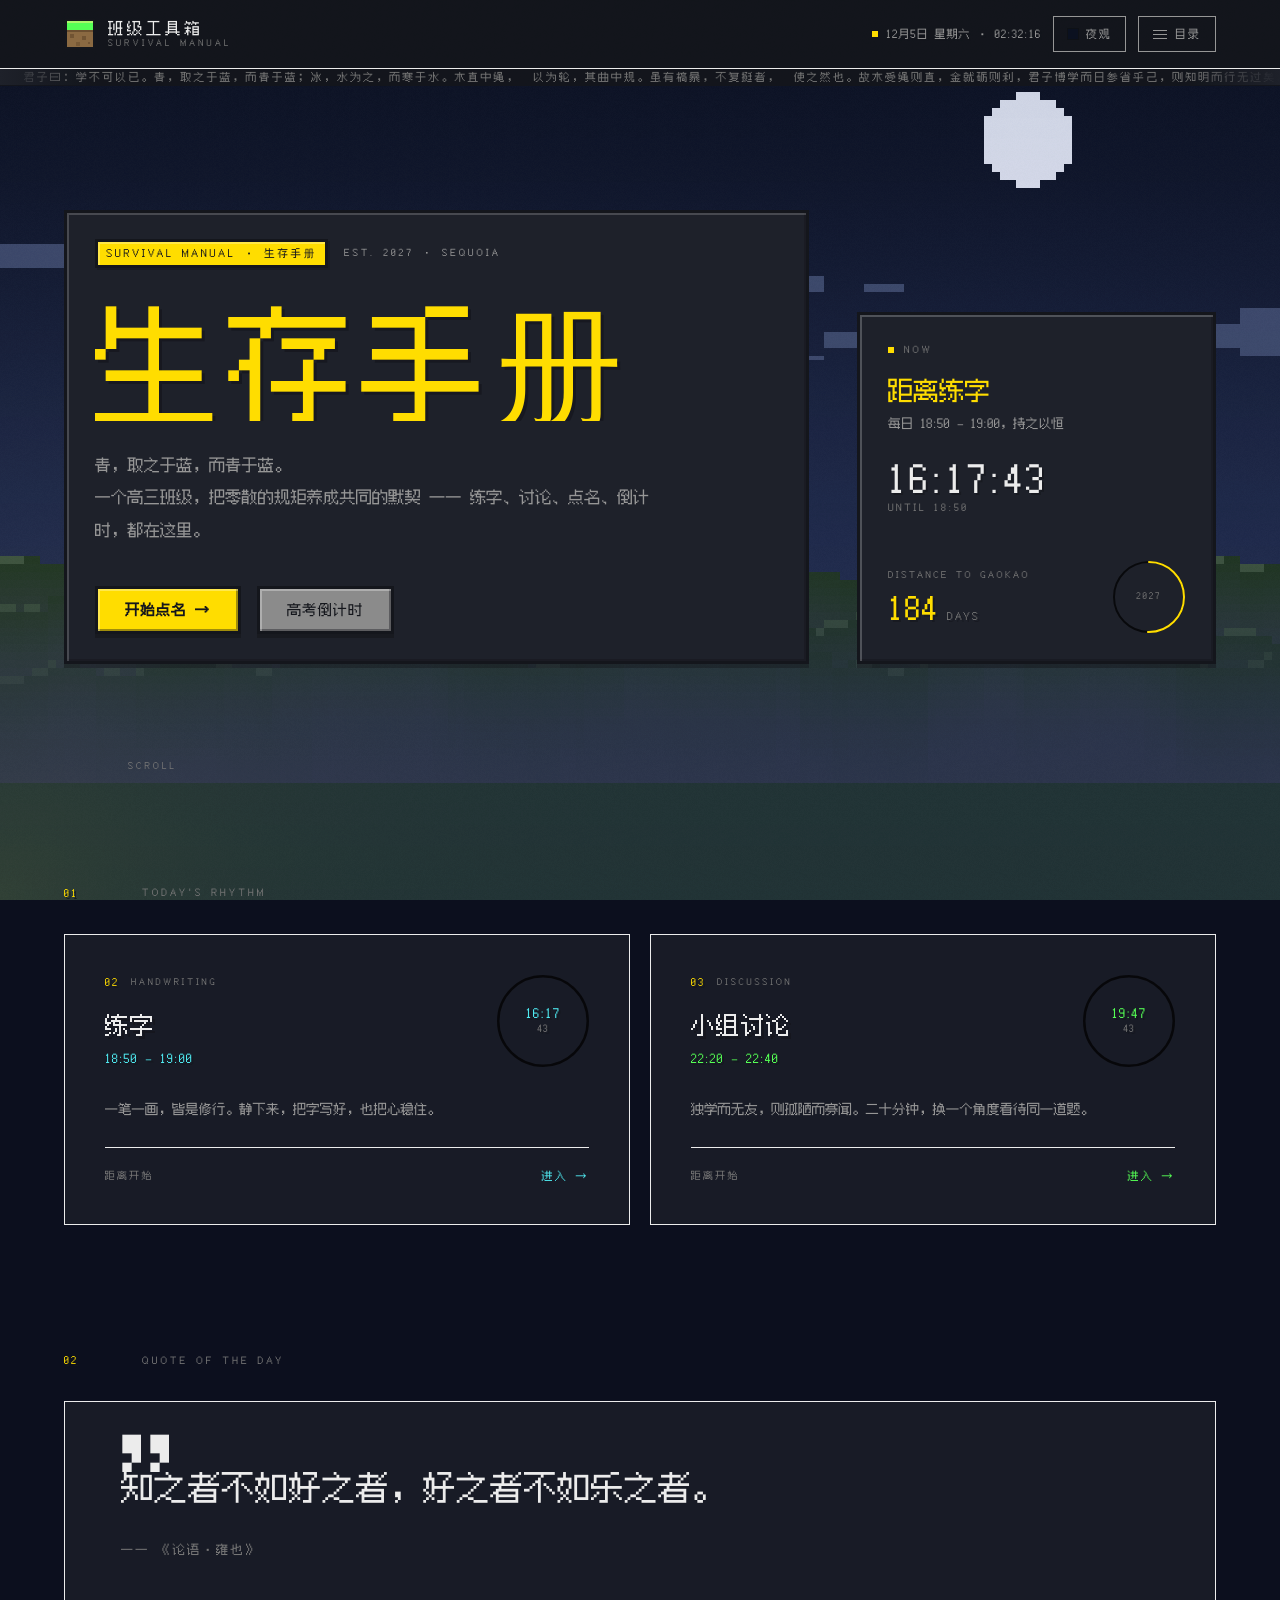
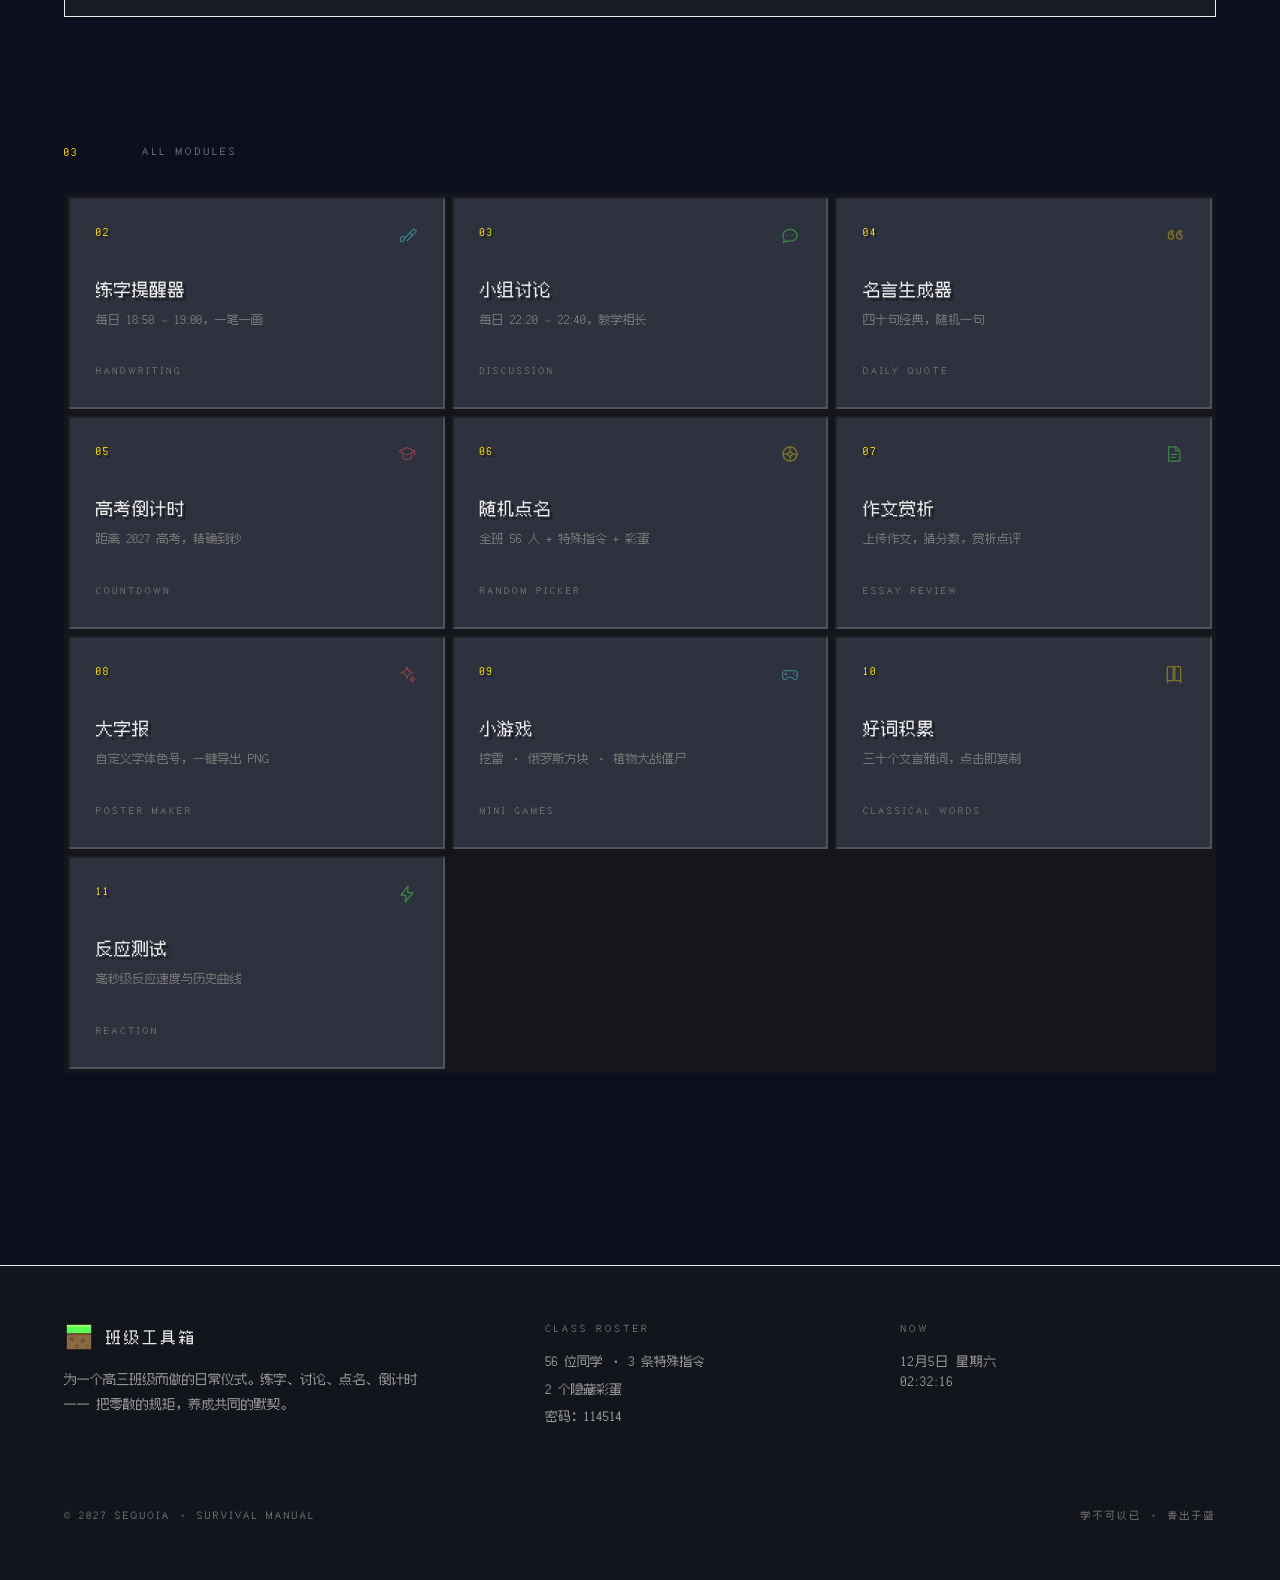
<file: index.html>
<!DOCTYPE html>
<html lang="zh-CN" data-theme="ink" data-style="voxel">
  <head>
    <meta charset="UTF-8" />
    <meta name="viewport" content="width=device-width, initial-scale=1.0, viewport-fit=cover" />
    <meta name="theme-color" content="#080c18" />
    <meta
      name="description"
      content="班级工具箱 · 生存手册 —— 练字提醒、小组讨论、名言生成、高考倒计时、随机点名、作文赏析、大字报、小游戏、好词积累、反应测试。"
    />
    <meta name="keywords" content="班级工具箱,练字,小组讨论,高考倒计时,随机点名,作文赏析,好词积累" />
    <meta property="og:type" content="website" />
    <meta property="og:title" content="班级工具箱 · 墨玉鎏金" />
    <meta property="og:description" content="为一个高三班级而做的日常仪式。学不可以已，青出于蓝。" />
    <meta name="twitter:card" content="summary_large_image" />
    <link rel="canonical" href="https://sequoia-cyber.github.io/" />
    <title>班级工具箱 · 生存手册</title>
    <link rel="preload" href="/fonts/fusion-pixel-latin.woff2" as="font" type="font/woff2" crossorigin />
    <link rel="preload" href="/fonts/fusion-pixel-cjk.woff2" as="font" type="font/woff2" crossorigin />
    <link
      rel="icon"
      href="data:image/svg+xml,%3Csvg xmlns='http://www.w3.org/2000/svg' viewBox='0 0 48 48'%3E%3Crect width='48' height='48' rx='9' fill='%23080c18'/%3E%3Cpath d='M13 15h22M24 15v19M15 23h18M13 33h22' stroke='%23e2b868' stroke-width='2.4' stroke-linecap='round' fill='none'/%3E%3C/svg%3E"
    />
    <script type="module" crossorigin src="/assets/index-D6R6Zp6o.js"></script>
    <link rel="modulepreload" crossorigin href="/assets/react-TzwDVrIN.js">
    <link rel="modulepreload" crossorigin href="/assets/motion-l6hyIBvP.js">
    <link rel="stylesheet" crossorigin href="/assets/style-DUD4KRFR.css">
  </head>
  <body>
    <div id="root"></div>
  </body>
</html>
</file>
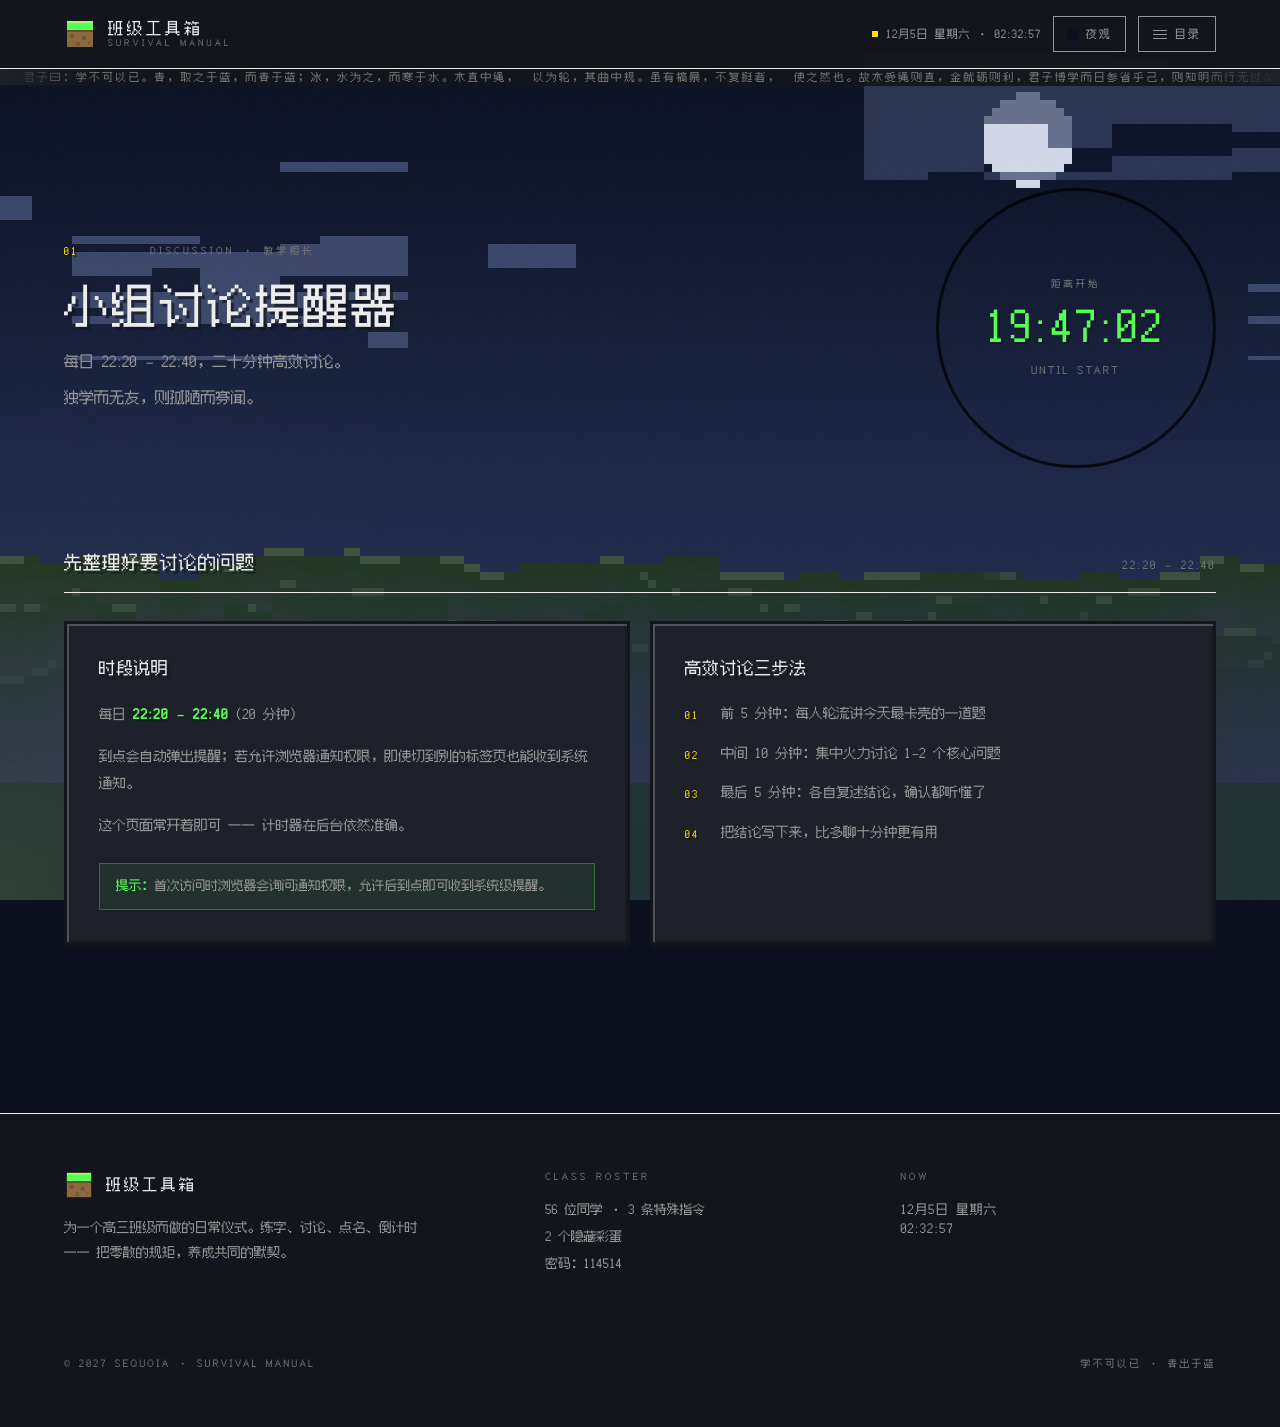
<file: discussion.html>
<!DOCTYPE html>
<html lang="zh-CN" data-theme="ink" data-style="voxel">
  <head>
    <meta charset="UTF-8" />
    <meta name="viewport" content="width=device-width, initial-scale=1.0, viewport-fit=cover" />
    <meta name="theme-color" content="#080c18" />
    <meta
      name="description"
      content="每日 22:20 – 22:40，二十分钟高效讨论，教学相长。"
    />
    <meta name="keywords" content="班级工具箱,练字,小组讨论,高考倒计时,随机点名,作文赏析,好词积累" />
    <meta property="og:type" content="website" />
    <meta property="og:title" content="小组讨论提醒器 · 班级工具箱" />
    <meta property="og:description" content="每日 22:20 – 22:40，二十分钟高效讨论，教学相长。" />
    <meta name="twitter:card" content="summary_large_image" />
    <link rel="canonical" href="https://sequoia-cyber.github.io/discussion" />
    <title>小组讨论提醒器 · 班级工具箱</title>
    <link rel="preload" href="/fonts/fusion-pixel-latin.woff2" as="font" type="font/woff2" crossorigin />
    <link rel="preload" href="/fonts/fusion-pixel-cjk.woff2" as="font" type="font/woff2" crossorigin />
    <link
      rel="icon"
      href="data:image/svg+xml,%3Csvg xmlns='http://www.w3.org/2000/svg' viewBox='0 0 48 48'%3E%3Crect width='48' height='48' rx='9' fill='%23080c18'/%3E%3Cpath d='M13 15h22M24 15v19M15 23h18M13 33h22' stroke='%23e2b868' stroke-width='2.4' stroke-linecap='round' fill='none'/%3E%3C/svg%3E"
    />
    <script type="module" crossorigin src="/assets/index-D6R6Zp6o.js"></script>
    <link rel="modulepreload" crossorigin href="/assets/react-TzwDVrIN.js">
    <link rel="modulepreload" crossorigin href="/assets/motion-l6hyIBvP.js">
    <link rel="stylesheet" crossorigin href="/assets/style-DUD4KRFR.css">
  </head>
  <body>
    <div id="root"></div>
  </body>
</html>
</file>
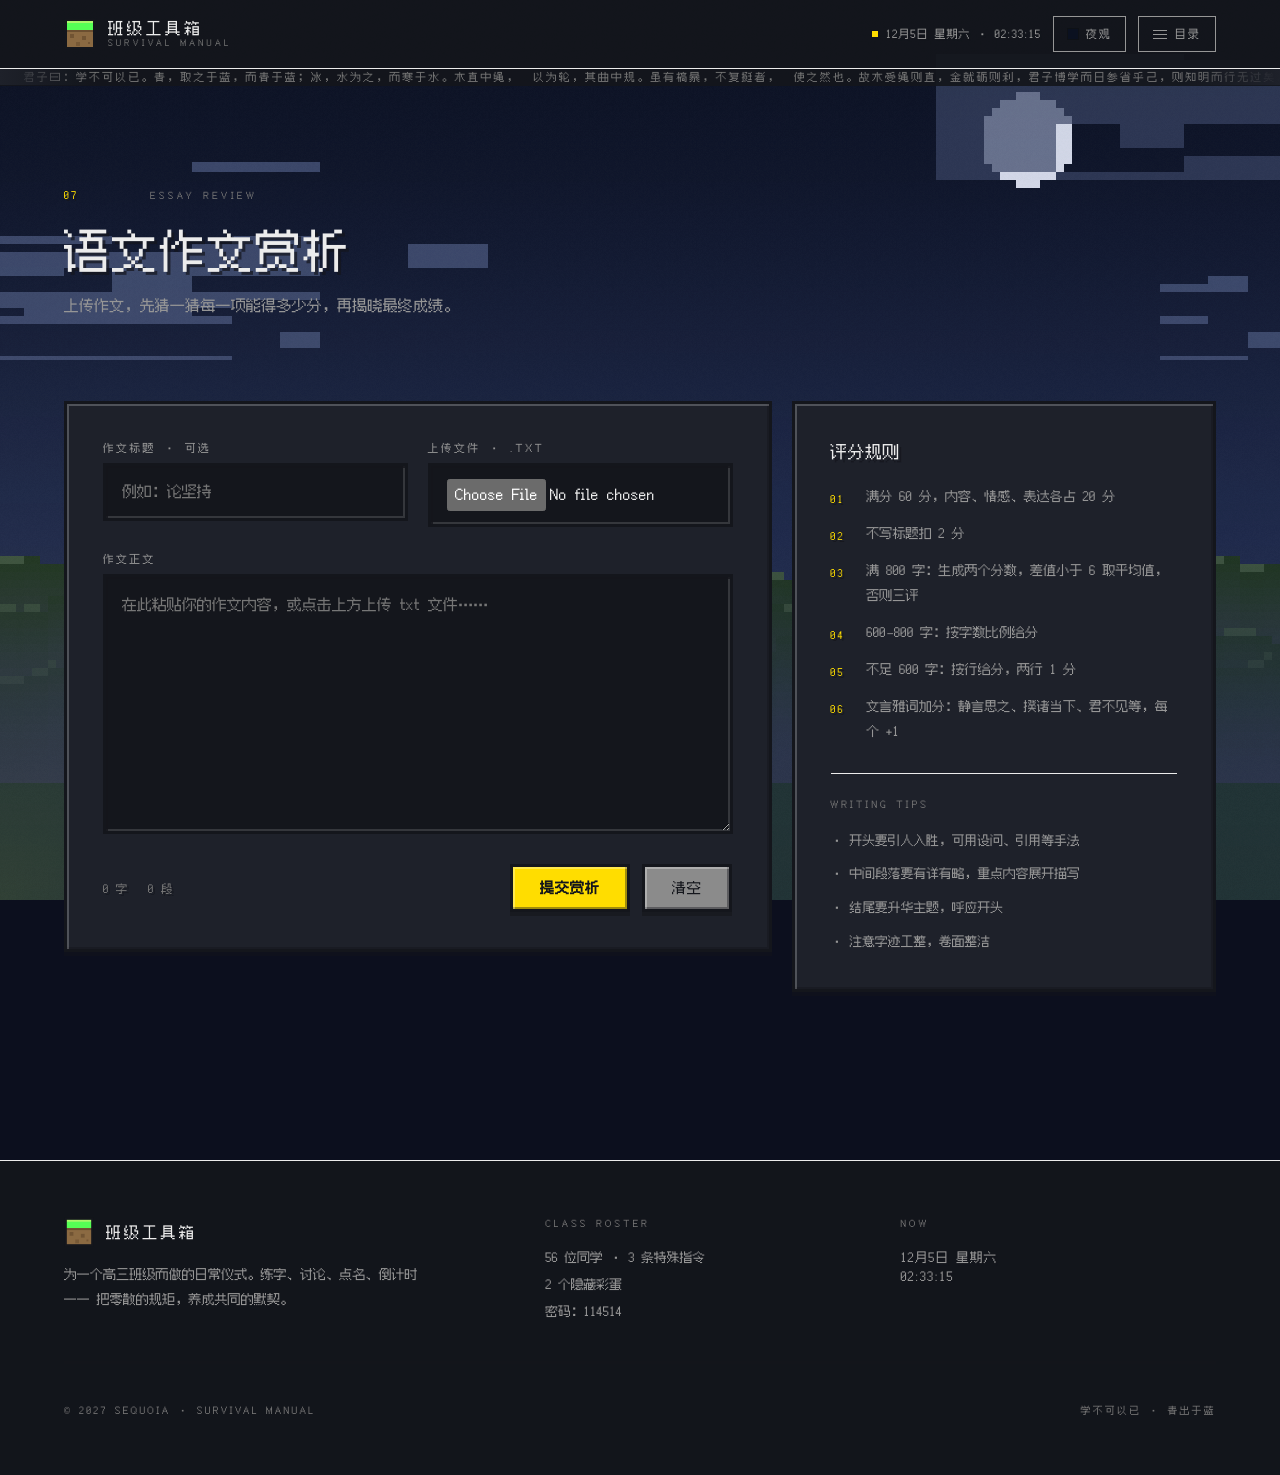
<file: essay.html>
<!DOCTYPE html>
<html lang="zh-CN" data-theme="ink" data-style="voxel">
  <head>
    <meta charset="UTF-8" />
    <meta name="viewport" content="width=device-width, initial-scale=1.0, viewport-fit=cover" />
    <meta name="theme-color" content="#080c18" />
    <meta
      name="description"
      content="上传作文，猜分数游戏，赏析点评。"
    />
    <meta name="keywords" content="班级工具箱,练字,小组讨论,高考倒计时,随机点名,作文赏析,好词积累" />
    <meta property="og:type" content="website" />
    <meta property="og:title" content="语文作文赏析 · 班级工具箱" />
    <meta property="og:description" content="上传作文，猜分数游戏，赏析点评。" />
    <meta name="twitter:card" content="summary_large_image" />
    <link rel="canonical" href="https://sequoia-cyber.github.io/essay" />
    <title>语文作文赏析 · 班级工具箱</title>
    <link rel="preload" href="/fonts/fusion-pixel-latin.woff2" as="font" type="font/woff2" crossorigin />
    <link rel="preload" href="/fonts/fusion-pixel-cjk.woff2" as="font" type="font/woff2" crossorigin />
    <link
      rel="icon"
      href="data:image/svg+xml,%3Csvg xmlns='http://www.w3.org/2000/svg' viewBox='0 0 48 48'%3E%3Crect width='48' height='48' rx='9' fill='%23080c18'/%3E%3Cpath d='M13 15h22M24 15v19M15 23h18M13 33h22' stroke='%23e2b868' stroke-width='2.4' stroke-linecap='round' fill='none'/%3E%3C/svg%3E"
    />
    <script type="module" crossorigin src="/assets/index-D6R6Zp6o.js"></script>
    <link rel="modulepreload" crossorigin href="/assets/react-TzwDVrIN.js">
    <link rel="modulepreload" crossorigin href="/assets/motion-l6hyIBvP.js">
    <link rel="stylesheet" crossorigin href="/assets/style-DUD4KRFR.css">
  </head>
  <body>
    <div id="root"></div>
  </body>
</html>
</file>
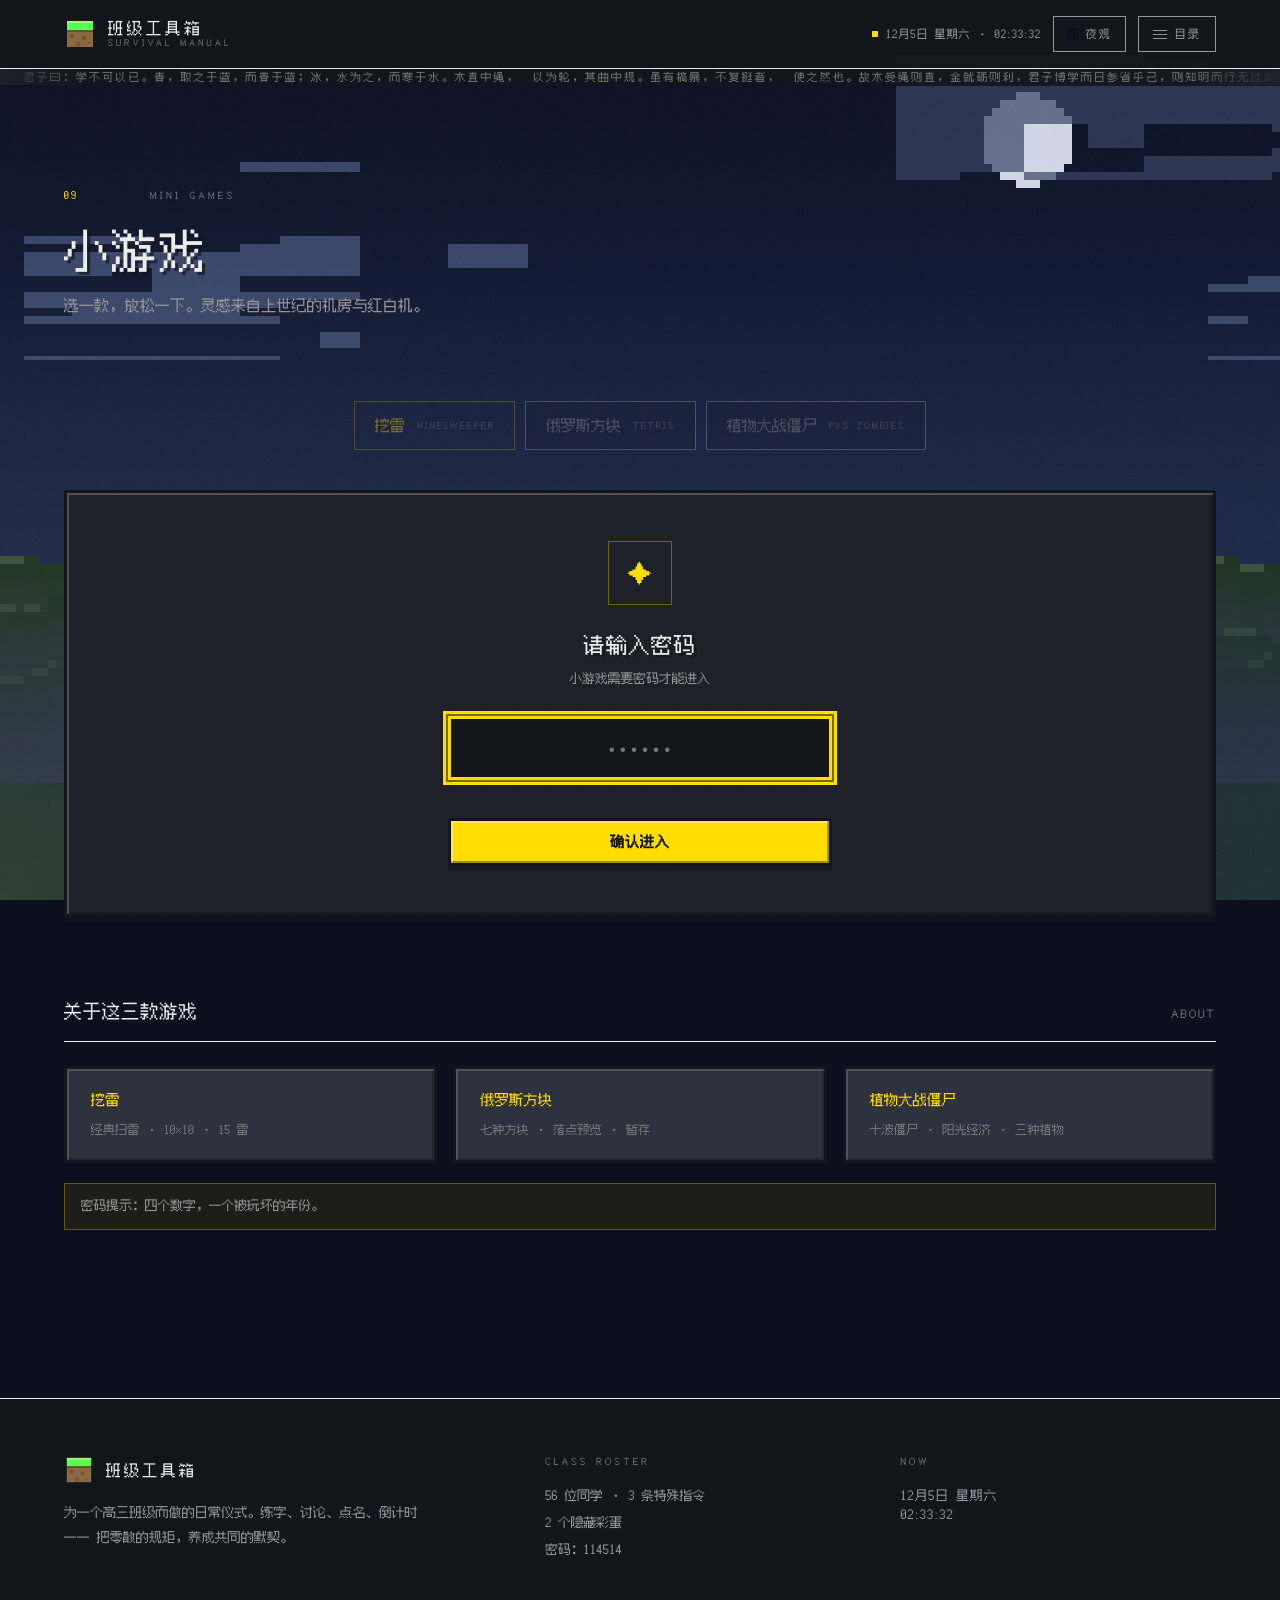
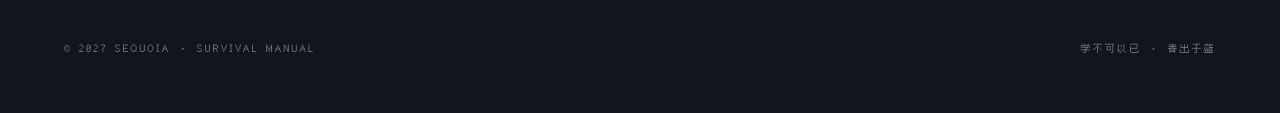
<file: games.html>
<!DOCTYPE html>
<html lang="zh-CN" data-theme="ink" data-style="voxel">
  <head>
    <meta charset="UTF-8" />
    <meta name="viewport" content="width=device-width, initial-scale=1.0, viewport-fit=cover" />
    <meta name="theme-color" content="#080c18" />
    <meta
      name="description"
      content="挖雷 · 俄罗斯方块 · 植物大战僵尸。"
    />
    <meta name="keywords" content="班级工具箱,练字,小组讨论,高考倒计时,随机点名,作文赏析,好词积累" />
    <meta property="og:type" content="website" />
    <meta property="og:title" content="小游戏 · 班级工具箱" />
    <meta property="og:description" content="挖雷 · 俄罗斯方块 · 植物大战僵尸。" />
    <meta name="twitter:card" content="summary_large_image" />
    <link rel="canonical" href="https://sequoia-cyber.github.io/games" />
    <title>小游戏 · 班级工具箱</title>
    <link rel="preload" href="/fonts/fusion-pixel-latin.woff2" as="font" type="font/woff2" crossorigin />
    <link rel="preload" href="/fonts/fusion-pixel-cjk.woff2" as="font" type="font/woff2" crossorigin />
    <link
      rel="icon"
      href="data:image/svg+xml,%3Csvg xmlns='http://www.w3.org/2000/svg' viewBox='0 0 48 48'%3E%3Crect width='48' height='48' rx='9' fill='%23080c18'/%3E%3Cpath d='M13 15h22M24 15v19M15 23h18M13 33h22' stroke='%23e2b868' stroke-width='2.4' stroke-linecap='round' fill='none'/%3E%3C/svg%3E"
    />
    <script type="module" crossorigin src="/assets/index-D6R6Zp6o.js"></script>
    <link rel="modulepreload" crossorigin href="/assets/react-TzwDVrIN.js">
    <link rel="modulepreload" crossorigin href="/assets/motion-l6hyIBvP.js">
    <link rel="stylesheet" crossorigin href="/assets/style-DUD4KRFR.css">
  </head>
  <body>
    <div id="root"></div>
  </body>
</html>
</file>
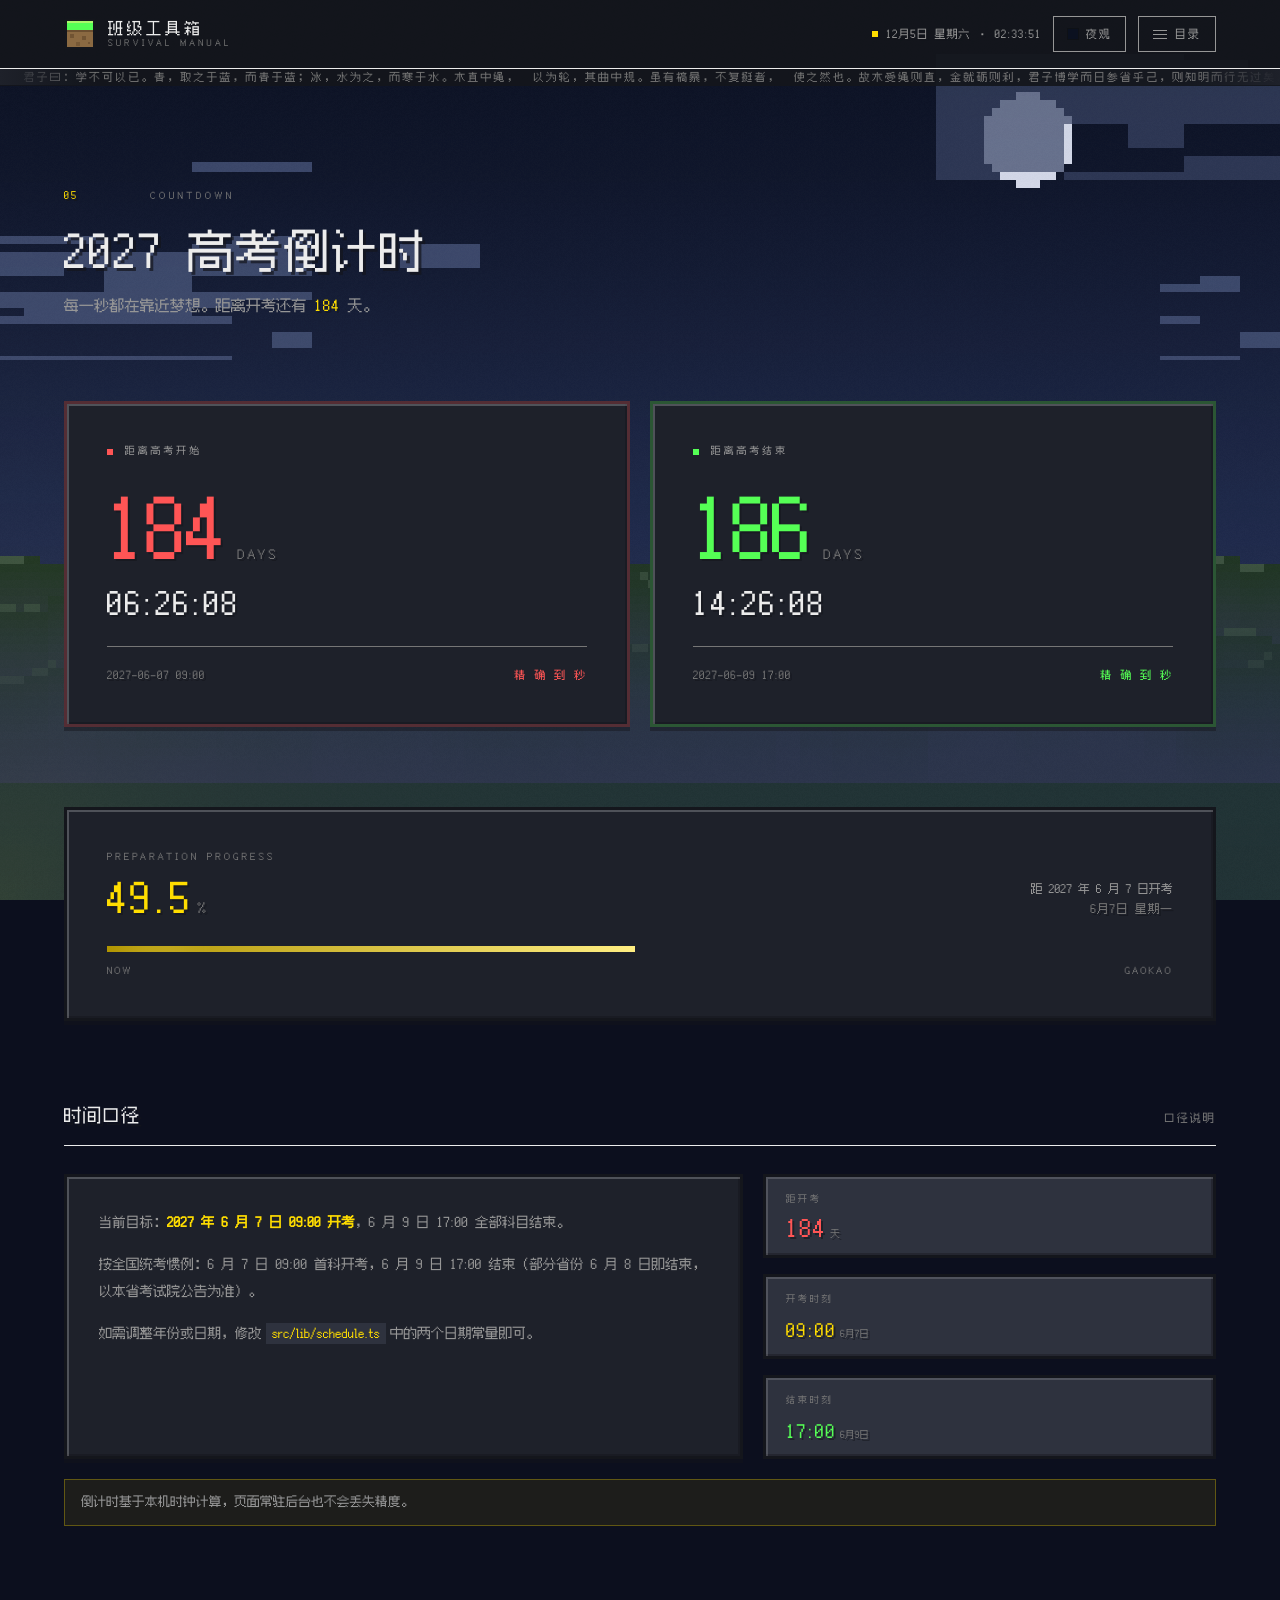
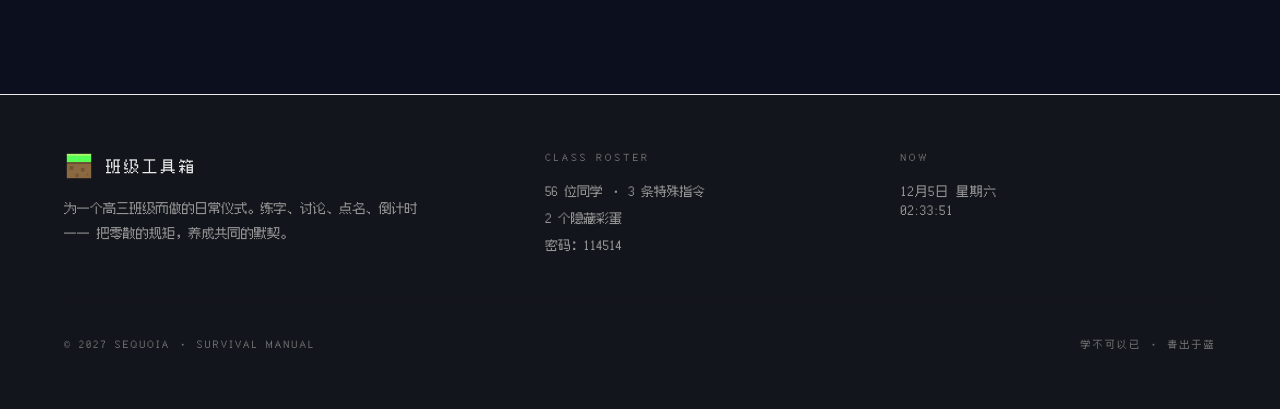
<file: gaokao.html>
<!DOCTYPE html>
<html lang="zh-CN" data-theme="ink" data-style="voxel">
  <head>
    <meta charset="UTF-8" />
    <meta name="viewport" content="width=device-width, initial-scale=1.0, viewport-fit=cover" />
    <meta name="theme-color" content="#080c18" />
    <meta
      name="description"
      content="距离高考开始与结束，精确到秒。"
    />
    <meta name="keywords" content="班级工具箱,练字,小组讨论,高考倒计时,随机点名,作文赏析,好词积累" />
    <meta property="og:type" content="website" />
    <meta property="og:title" content="2027 高考倒计时 · 班级工具箱" />
    <meta property="og:description" content="距离高考开始与结束，精确到秒。" />
    <meta name="twitter:card" content="summary_large_image" />
    <link rel="canonical" href="https://sequoia-cyber.github.io/gaokao" />
    <title>2027 高考倒计时 · 班级工具箱</title>
    <link rel="preload" href="/fonts/fusion-pixel-latin.woff2" as="font" type="font/woff2" crossorigin />
    <link rel="preload" href="/fonts/fusion-pixel-cjk.woff2" as="font" type="font/woff2" crossorigin />
    <link
      rel="icon"
      href="data:image/svg+xml,%3Csvg xmlns='http://www.w3.org/2000/svg' viewBox='0 0 48 48'%3E%3Crect width='48' height='48' rx='9' fill='%23080c18'/%3E%3Cpath d='M13 15h22M24 15v19M15 23h18M13 33h22' stroke='%23e2b868' stroke-width='2.4' stroke-linecap='round' fill='none'/%3E%3C/svg%3E"
    />
    <script type="module" crossorigin src="/assets/index-D6R6Zp6o.js"></script>
    <link rel="modulepreload" crossorigin href="/assets/react-TzwDVrIN.js">
    <link rel="modulepreload" crossorigin href="/assets/motion-l6hyIBvP.js">
    <link rel="stylesheet" crossorigin href="/assets/style-DUD4KRFR.css">
  </head>
  <body>
    <div id="root"></div>
  </body>
</html>
</file>
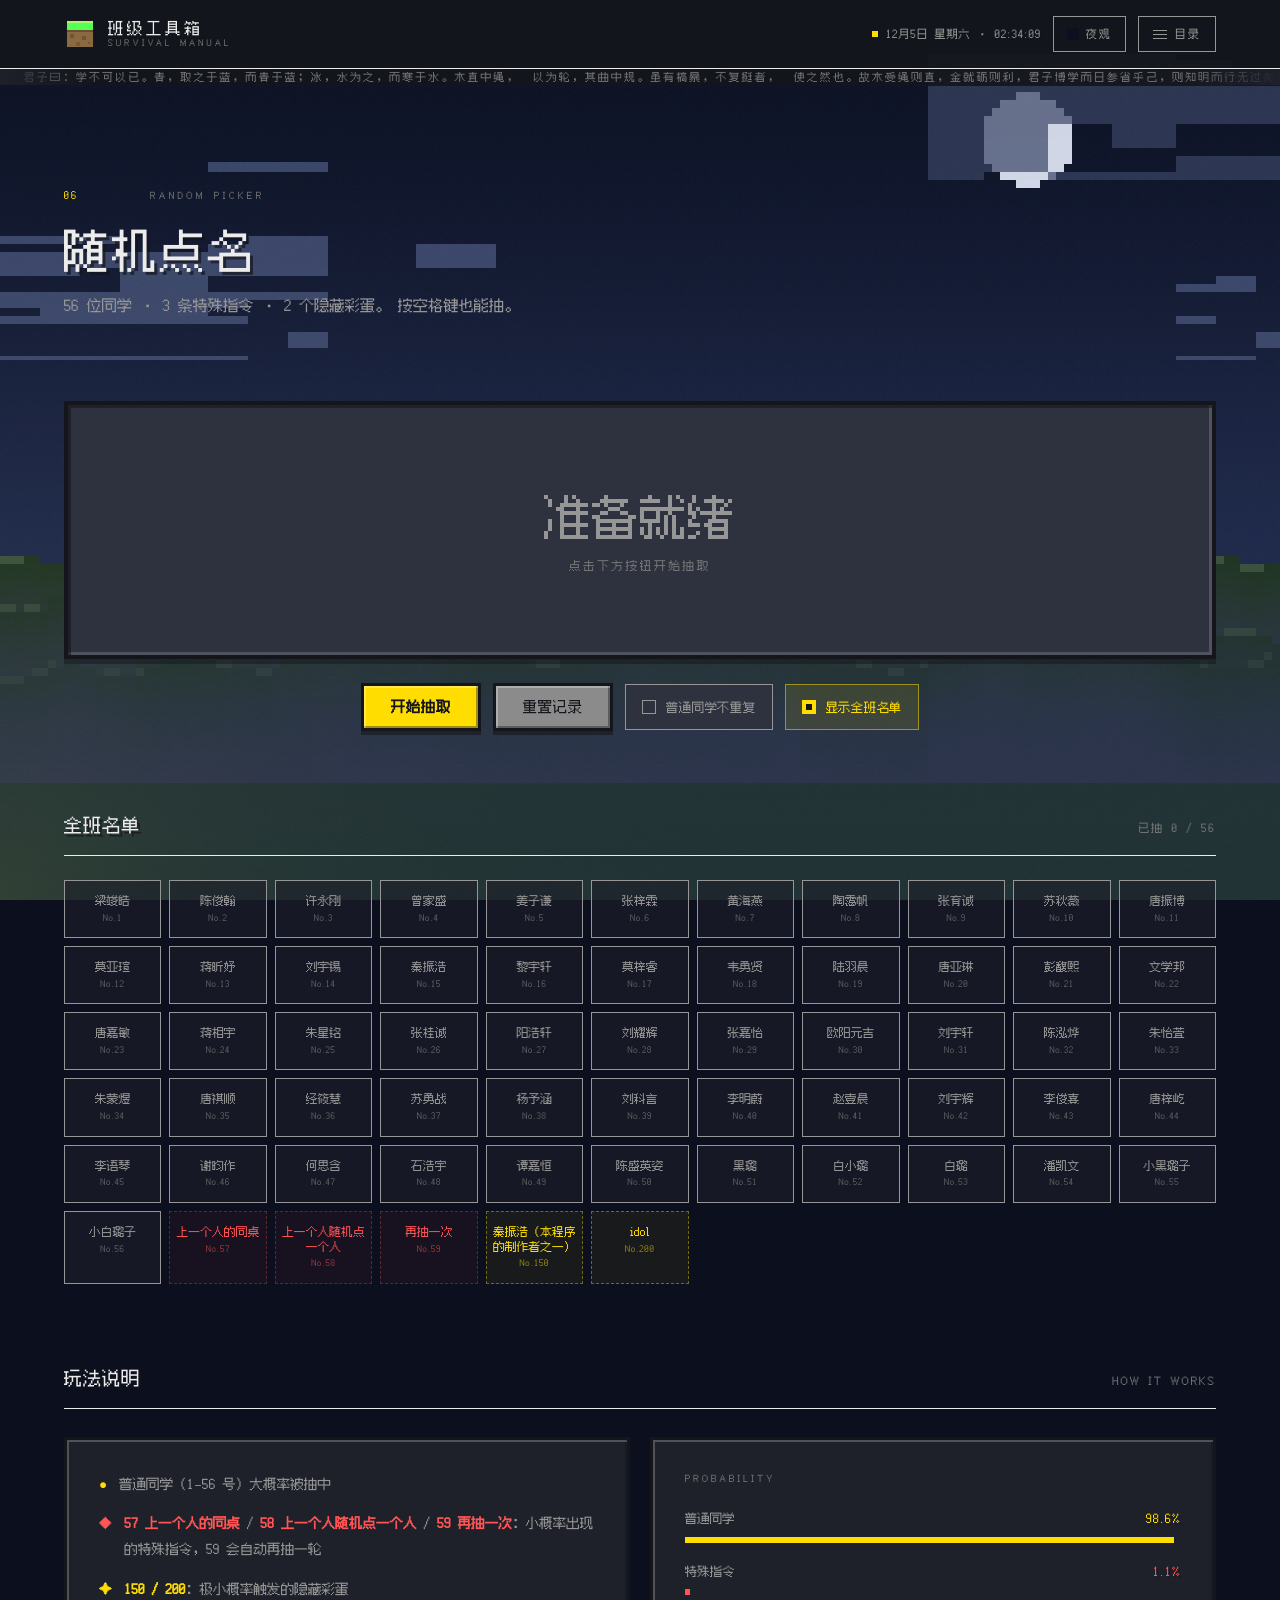
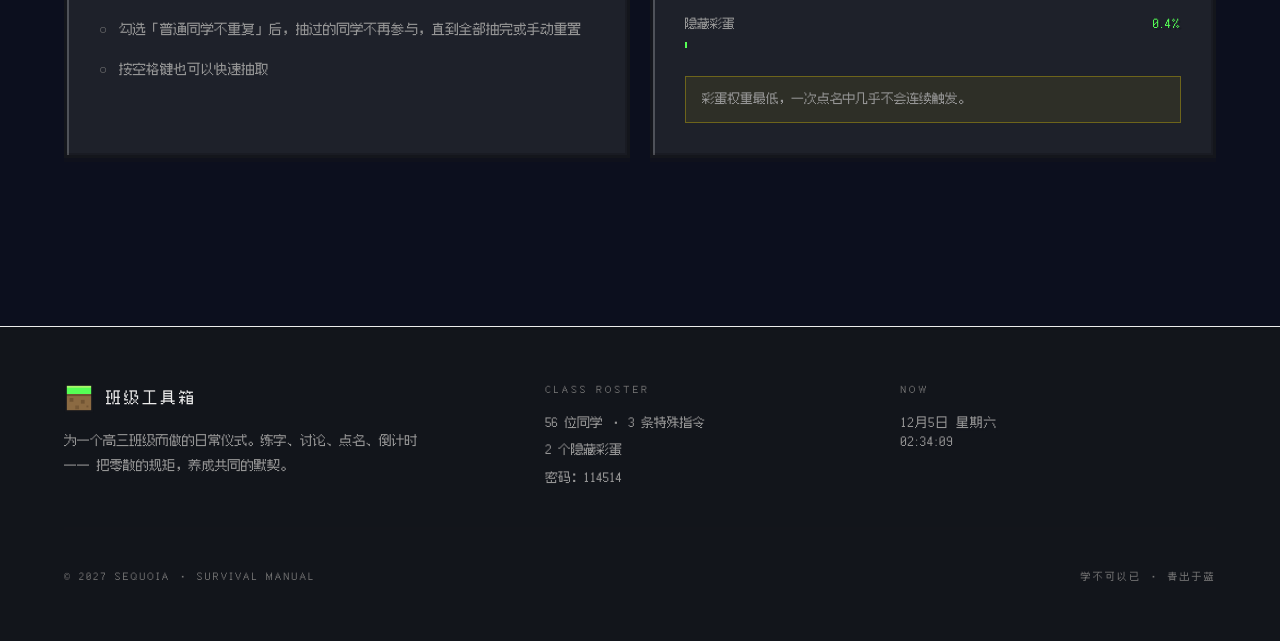
<file: picker.html>
<!DOCTYPE html>
<html lang="zh-CN" data-theme="ink" data-style="voxel">
  <head>
    <meta charset="UTF-8" />
    <meta name="viewport" content="width=device-width, initial-scale=1.0, viewport-fit=cover" />
    <meta name="theme-color" content="#080c18" />
    <meta
      name="description"
      content="全班 56 人 + 3 条特殊指令 + 2 个隐藏彩蛋。"
    />
    <meta name="keywords" content="班级工具箱,练字,小组讨论,高考倒计时,随机点名,作文赏析,好词积累" />
    <meta property="og:type" content="website" />
    <meta property="og:title" content="随机点名 · 班级工具箱" />
    <meta property="og:description" content="全班 56 人 + 3 条特殊指令 + 2 个隐藏彩蛋。" />
    <meta name="twitter:card" content="summary_large_image" />
    <link rel="canonical" href="https://sequoia-cyber.github.io/picker" />
    <title>随机点名 · 班级工具箱</title>
    <link rel="preload" href="/fonts/fusion-pixel-latin.woff2" as="font" type="font/woff2" crossorigin />
    <link rel="preload" href="/fonts/fusion-pixel-cjk.woff2" as="font" type="font/woff2" crossorigin />
    <link
      rel="icon"
      href="data:image/svg+xml,%3Csvg xmlns='http://www.w3.org/2000/svg' viewBox='0 0 48 48'%3E%3Crect width='48' height='48' rx='9' fill='%23080c18'/%3E%3Cpath d='M13 15h22M24 15v19M15 23h18M13 33h22' stroke='%23e2b868' stroke-width='2.4' stroke-linecap='round' fill='none'/%3E%3C/svg%3E"
    />
    <script type="module" crossorigin src="/assets/index-D6R6Zp6o.js"></script>
    <link rel="modulepreload" crossorigin href="/assets/react-TzwDVrIN.js">
    <link rel="modulepreload" crossorigin href="/assets/motion-l6hyIBvP.js">
    <link rel="stylesheet" crossorigin href="/assets/style-DUD4KRFR.css">
  </head>
  <body>
    <div id="root"></div>
  </body>
</html>
</file>
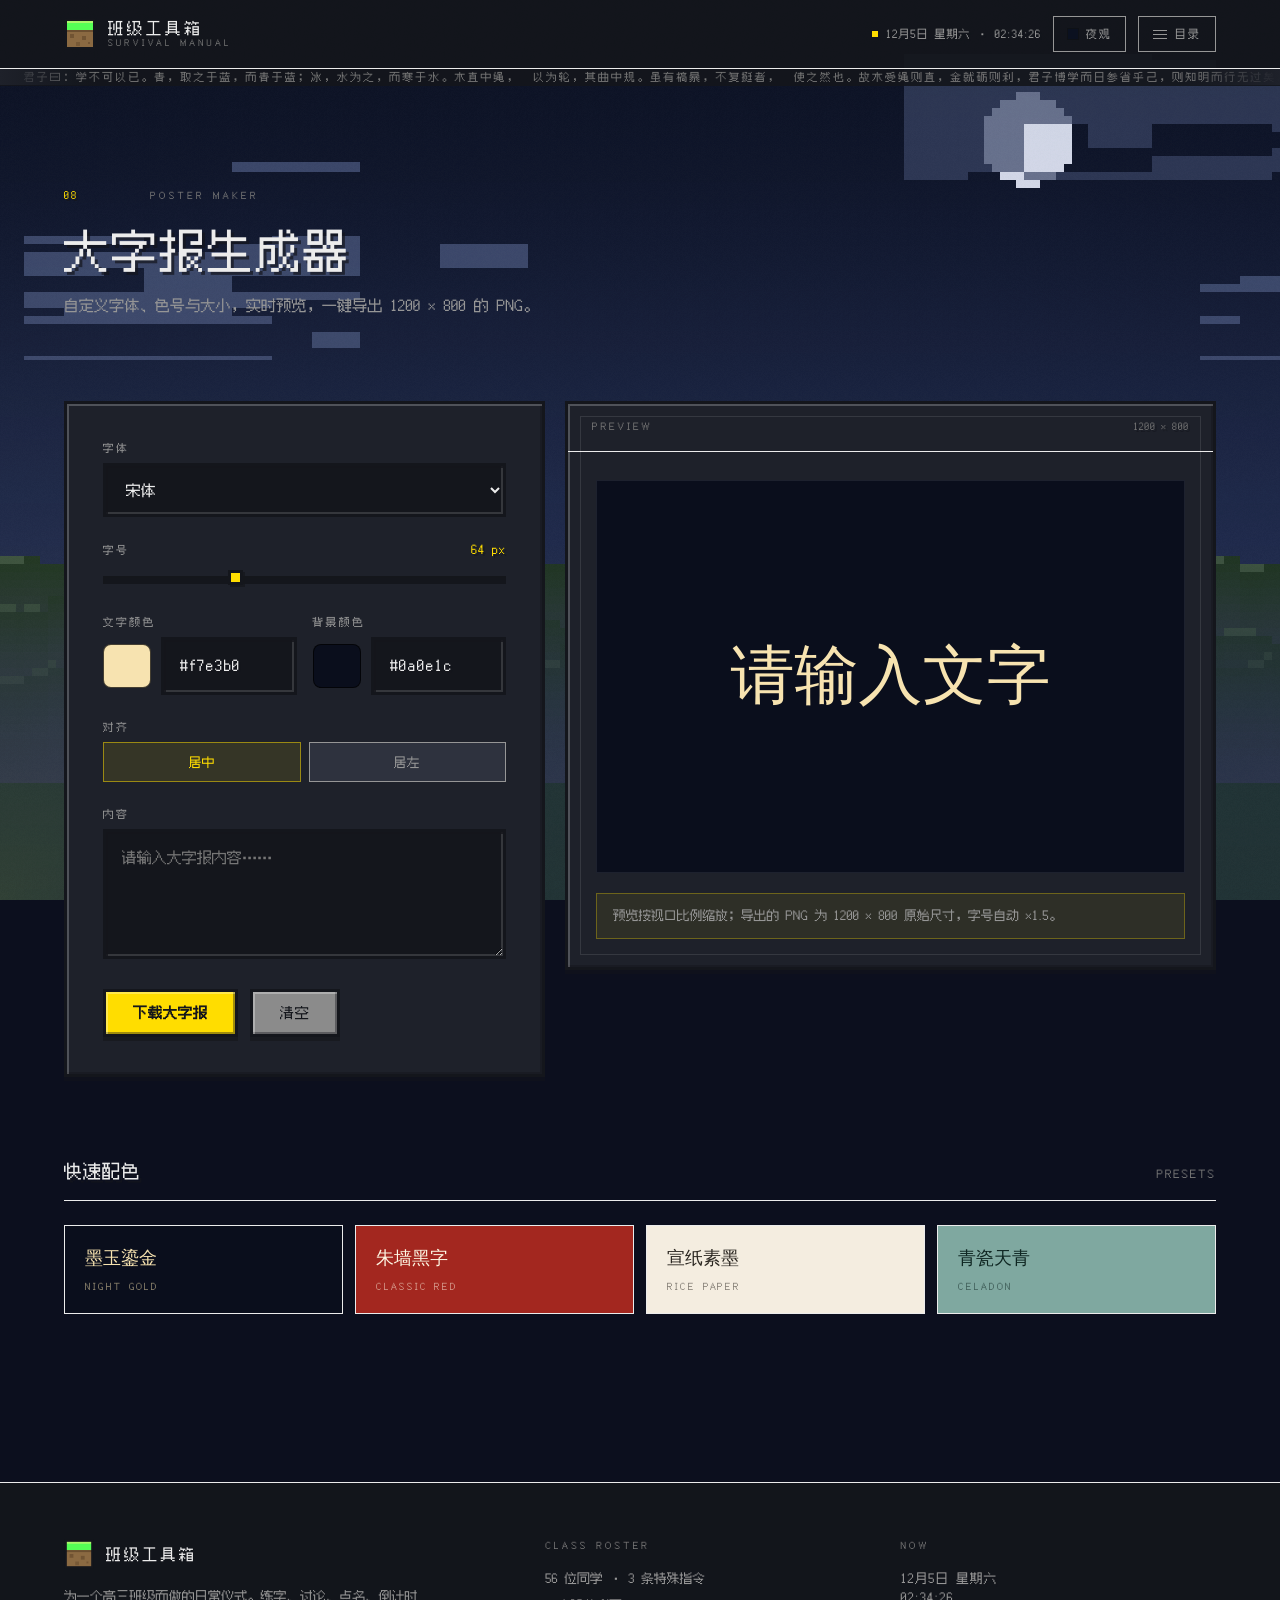
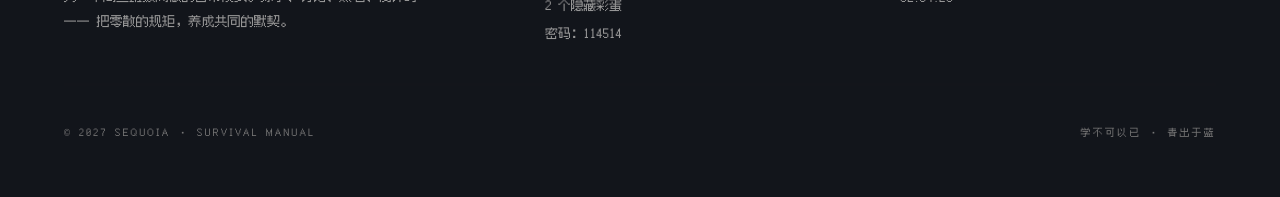
<file: poster.html>
<!DOCTYPE html>
<html lang="zh-CN" data-theme="ink" data-style="voxel">
  <head>
    <meta charset="UTF-8" />
    <meta name="viewport" content="width=device-width, initial-scale=1.0, viewport-fit=cover" />
    <meta name="theme-color" content="#080c18" />
    <meta
      name="description"
      content="自定义字体、色号与大小，一键导出 PNG。"
    />
    <meta name="keywords" content="班级工具箱,练字,小组讨论,高考倒计时,随机点名,作文赏析,好词积累" />
    <meta property="og:type" content="website" />
    <meta property="og:title" content="大字报生成器 · 班级工具箱" />
    <meta property="og:description" content="自定义字体、色号与大小，一键导出 PNG。" />
    <meta name="twitter:card" content="summary_large_image" />
    <link rel="canonical" href="https://sequoia-cyber.github.io/poster" />
    <title>大字报生成器 · 班级工具箱</title>
    <link rel="preload" href="/fonts/fusion-pixel-latin.woff2" as="font" type="font/woff2" crossorigin />
    <link rel="preload" href="/fonts/fusion-pixel-cjk.woff2" as="font" type="font/woff2" crossorigin />
    <link
      rel="icon"
      href="data:image/svg+xml,%3Csvg xmlns='http://www.w3.org/2000/svg' viewBox='0 0 48 48'%3E%3Crect width='48' height='48' rx='9' fill='%23080c18'/%3E%3Cpath d='M13 15h22M24 15v19M15 23h18M13 33h22' stroke='%23e2b868' stroke-width='2.4' stroke-linecap='round' fill='none'/%3E%3C/svg%3E"
    />
    <script type="module" crossorigin src="/assets/index-D6R6Zp6o.js"></script>
    <link rel="modulepreload" crossorigin href="/assets/react-TzwDVrIN.js">
    <link rel="modulepreload" crossorigin href="/assets/motion-l6hyIBvP.js">
    <link rel="stylesheet" crossorigin href="/assets/style-DUD4KRFR.css">
  </head>
  <body>
    <div id="root"></div>
  </body>
</html>
</file>
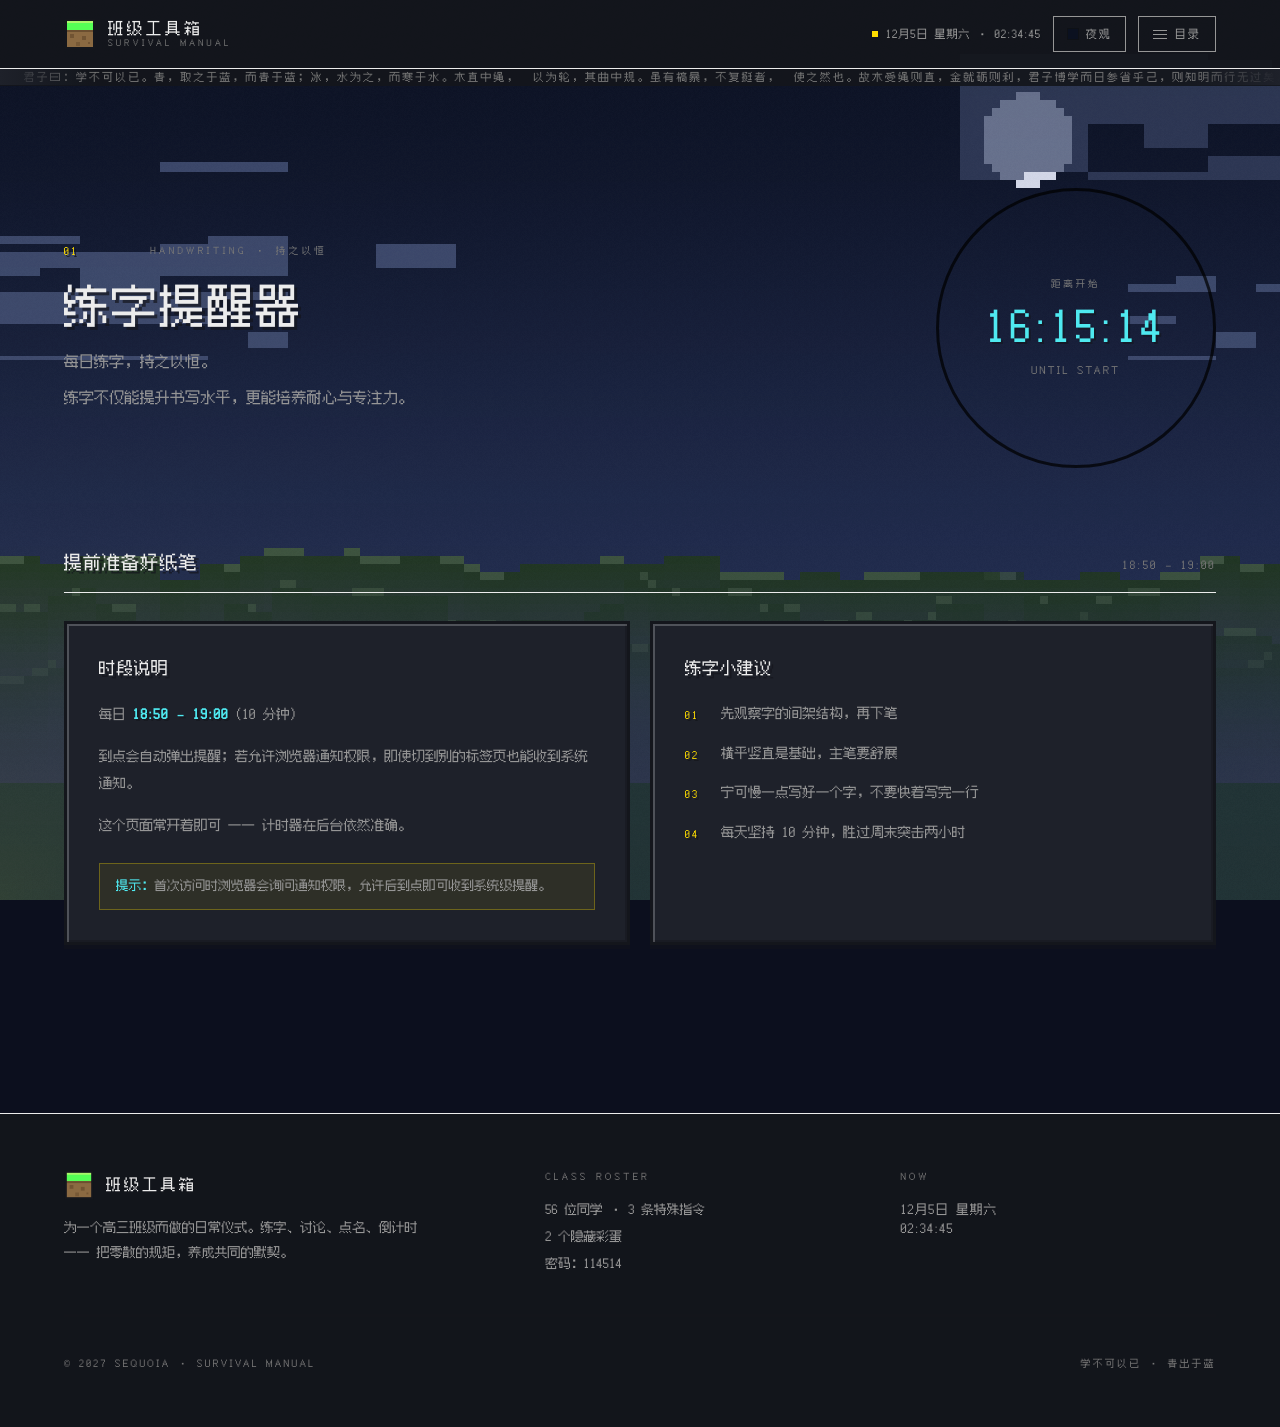
<file: practice.html>
<!DOCTYPE html>
<html lang="zh-CN" data-theme="ink" data-style="voxel">
  <head>
    <meta charset="UTF-8" />
    <meta name="viewport" content="width=device-width, initial-scale=1.0, viewport-fit=cover" />
    <meta name="theme-color" content="#080c18" />
    <meta
      name="description"
      content="每日 18:50 – 19:00，一笔一画，静心养气。"
    />
    <meta name="keywords" content="班级工具箱,练字,小组讨论,高考倒计时,随机点名,作文赏析,好词积累" />
    <meta property="og:type" content="website" />
    <meta property="og:title" content="练字提醒器 · 班级工具箱" />
    <meta property="og:description" content="每日 18:50 – 19:00，一笔一画，静心养气。" />
    <meta name="twitter:card" content="summary_large_image" />
    <link rel="canonical" href="https://sequoia-cyber.github.io/practice" />
    <title>练字提醒器 · 班级工具箱</title>
    <link rel="preload" href="/fonts/fusion-pixel-latin.woff2" as="font" type="font/woff2" crossorigin />
    <link rel="preload" href="/fonts/fusion-pixel-cjk.woff2" as="font" type="font/woff2" crossorigin />
    <link
      rel="icon"
      href="data:image/svg+xml,%3Csvg xmlns='http://www.w3.org/2000/svg' viewBox='0 0 48 48'%3E%3Crect width='48' height='48' rx='9' fill='%23080c18'/%3E%3Cpath d='M13 15h22M24 15v19M15 23h18M13 33h22' stroke='%23e2b868' stroke-width='2.4' stroke-linecap='round' fill='none'/%3E%3C/svg%3E"
    />
    <script type="module" crossorigin src="/assets/index-D6R6Zp6o.js"></script>
    <link rel="modulepreload" crossorigin href="/assets/react-TzwDVrIN.js">
    <link rel="modulepreload" crossorigin href="/assets/motion-l6hyIBvP.js">
    <link rel="stylesheet" crossorigin href="/assets/style-DUD4KRFR.css">
  </head>
  <body>
    <div id="root"></div>
  </body>
</html>
</file>
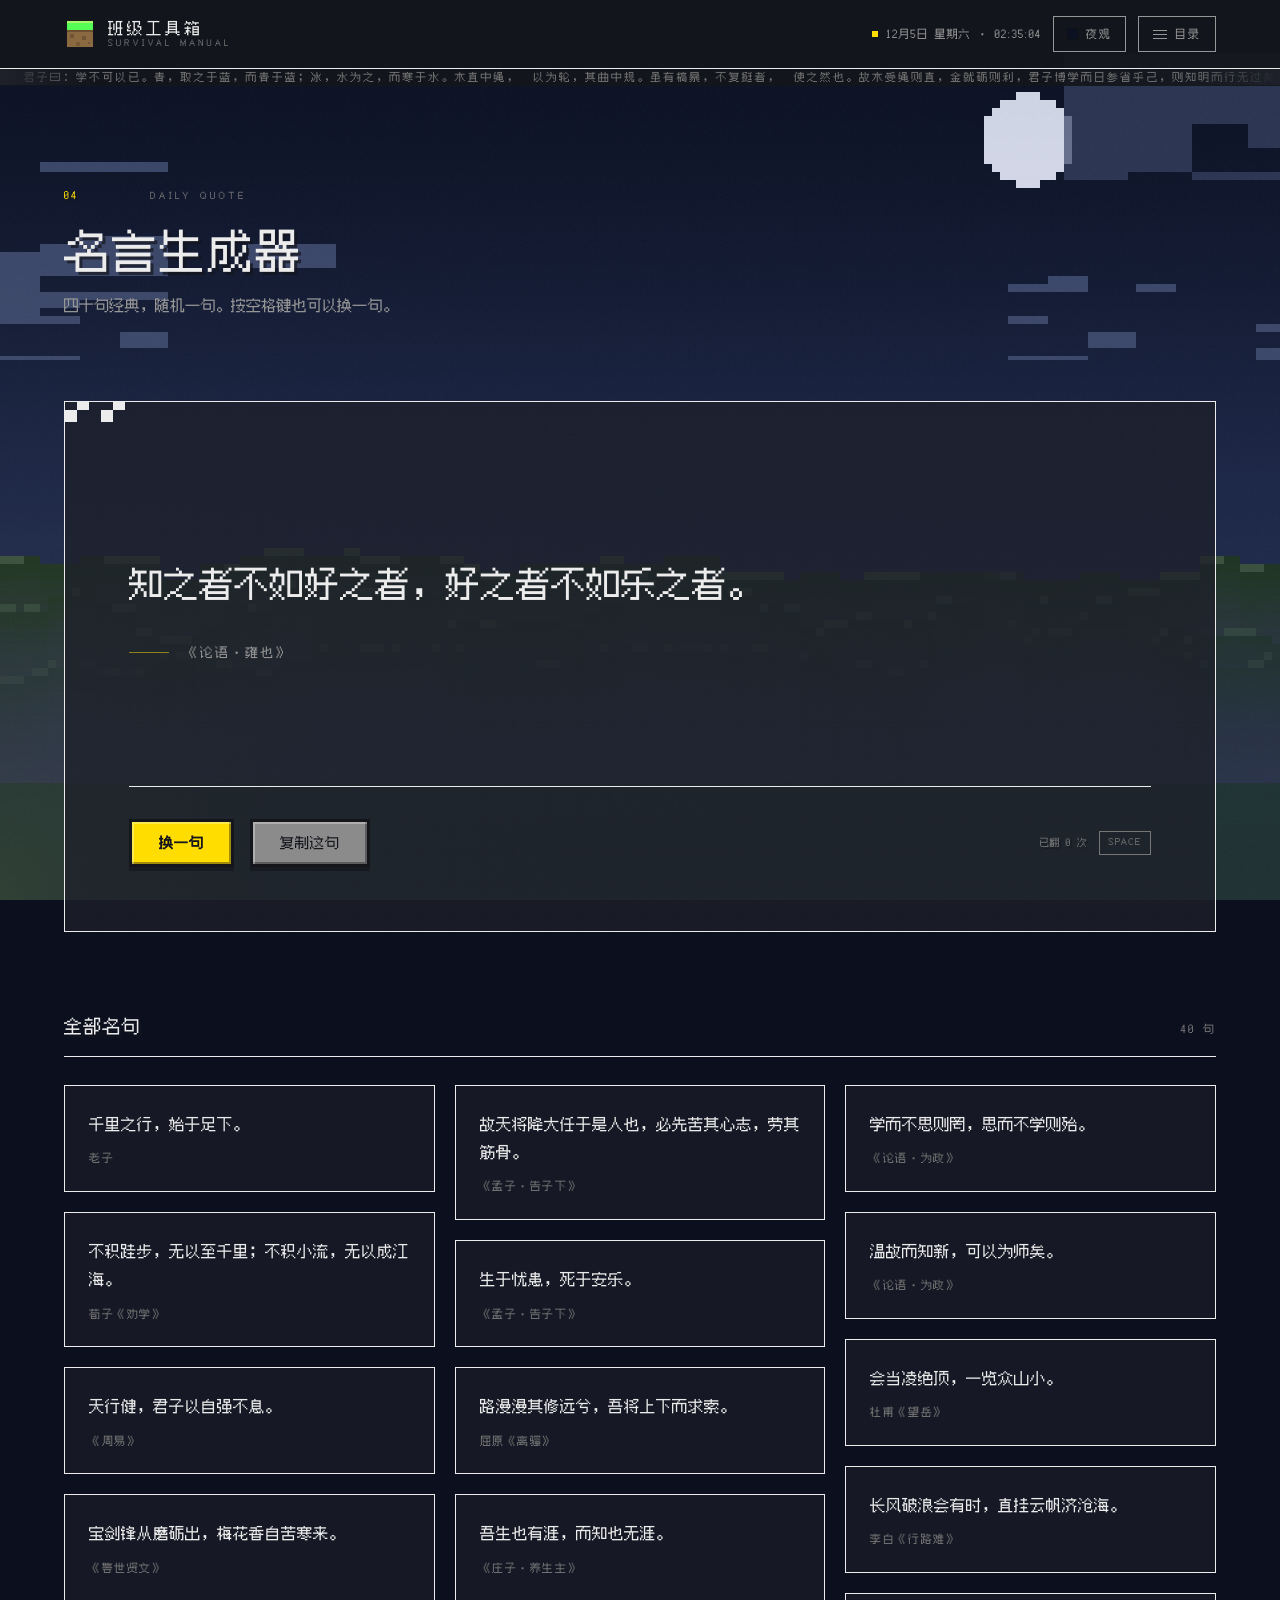
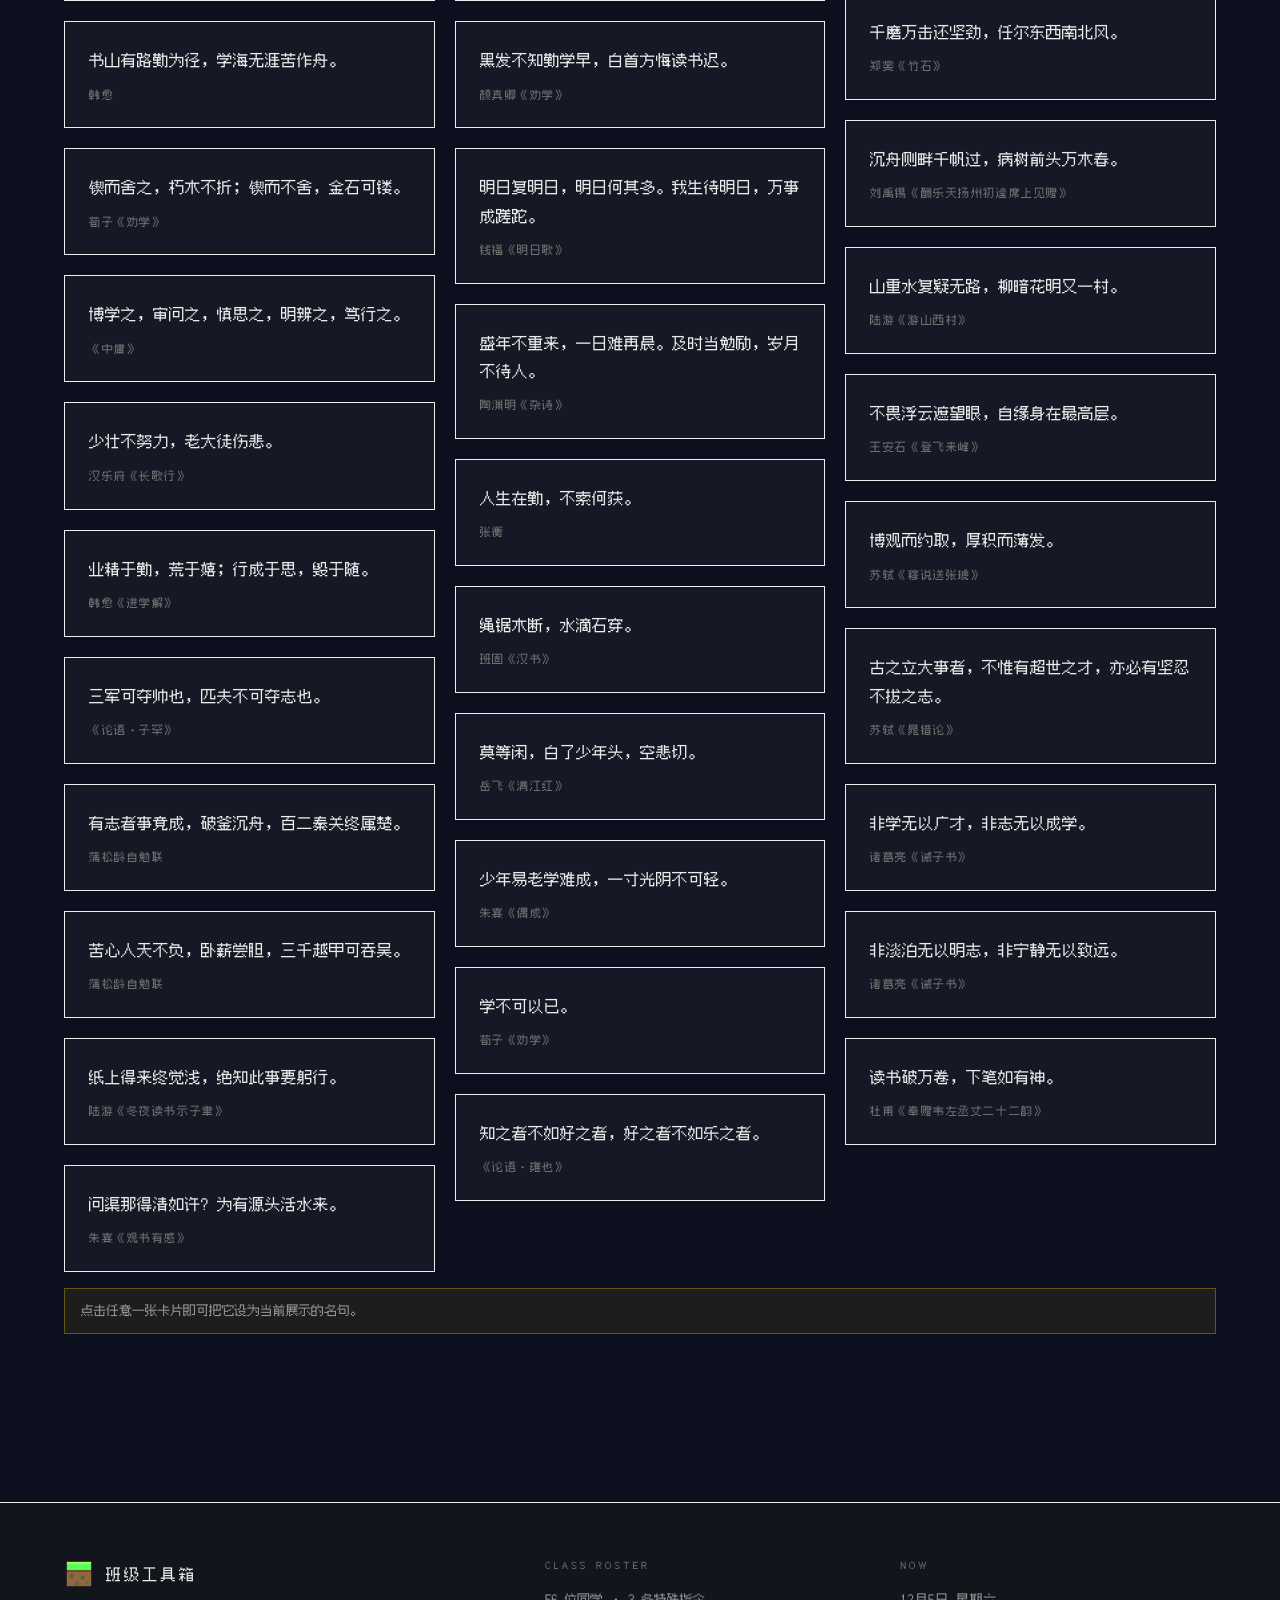
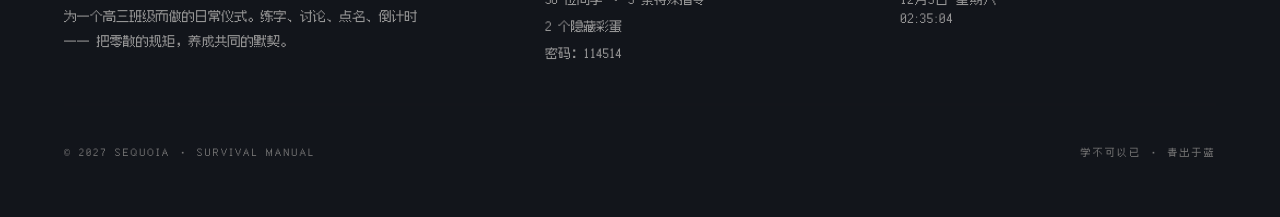
<file: quotes.html>
<!DOCTYPE html>
<html lang="zh-CN" data-theme="ink" data-style="voxel">
  <head>
    <meta charset="UTF-8" />
    <meta name="viewport" content="width=device-width, initial-scale=1.0, viewport-fit=cover" />
    <meta name="theme-color" content="#080c18" />
    <meta
      name="description"
      content="四十句经典，随机一句，激励前行。"
    />
    <meta name="keywords" content="班级工具箱,练字,小组讨论,高考倒计时,随机点名,作文赏析,好词积累" />
    <meta property="og:type" content="website" />
    <meta property="og:title" content="名言生成器 · 班级工具箱" />
    <meta property="og:description" content="四十句经典，随机一句，激励前行。" />
    <meta name="twitter:card" content="summary_large_image" />
    <link rel="canonical" href="https://sequoia-cyber.github.io/quotes" />
    <title>名言生成器 · 班级工具箱</title>
    <link rel="preload" href="/fonts/fusion-pixel-latin.woff2" as="font" type="font/woff2" crossorigin />
    <link rel="preload" href="/fonts/fusion-pixel-cjk.woff2" as="font" type="font/woff2" crossorigin />
    <link
      rel="icon"
      href="data:image/svg+xml,%3Csvg xmlns='http://www.w3.org/2000/svg' viewBox='0 0 48 48'%3E%3Crect width='48' height='48' rx='9' fill='%23080c18'/%3E%3Cpath d='M13 15h22M24 15v19M15 23h18M13 33h22' stroke='%23e2b868' stroke-width='2.4' stroke-linecap='round' fill='none'/%3E%3C/svg%3E"
    />
    <script type="module" crossorigin src="/assets/index-D6R6Zp6o.js"></script>
    <link rel="modulepreload" crossorigin href="/assets/react-TzwDVrIN.js">
    <link rel="modulepreload" crossorigin href="/assets/motion-l6hyIBvP.js">
    <link rel="stylesheet" crossorigin href="/assets/style-DUD4KRFR.css">
  </head>
  <body>
    <div id="root"></div>
  </body>
</html>
</file>
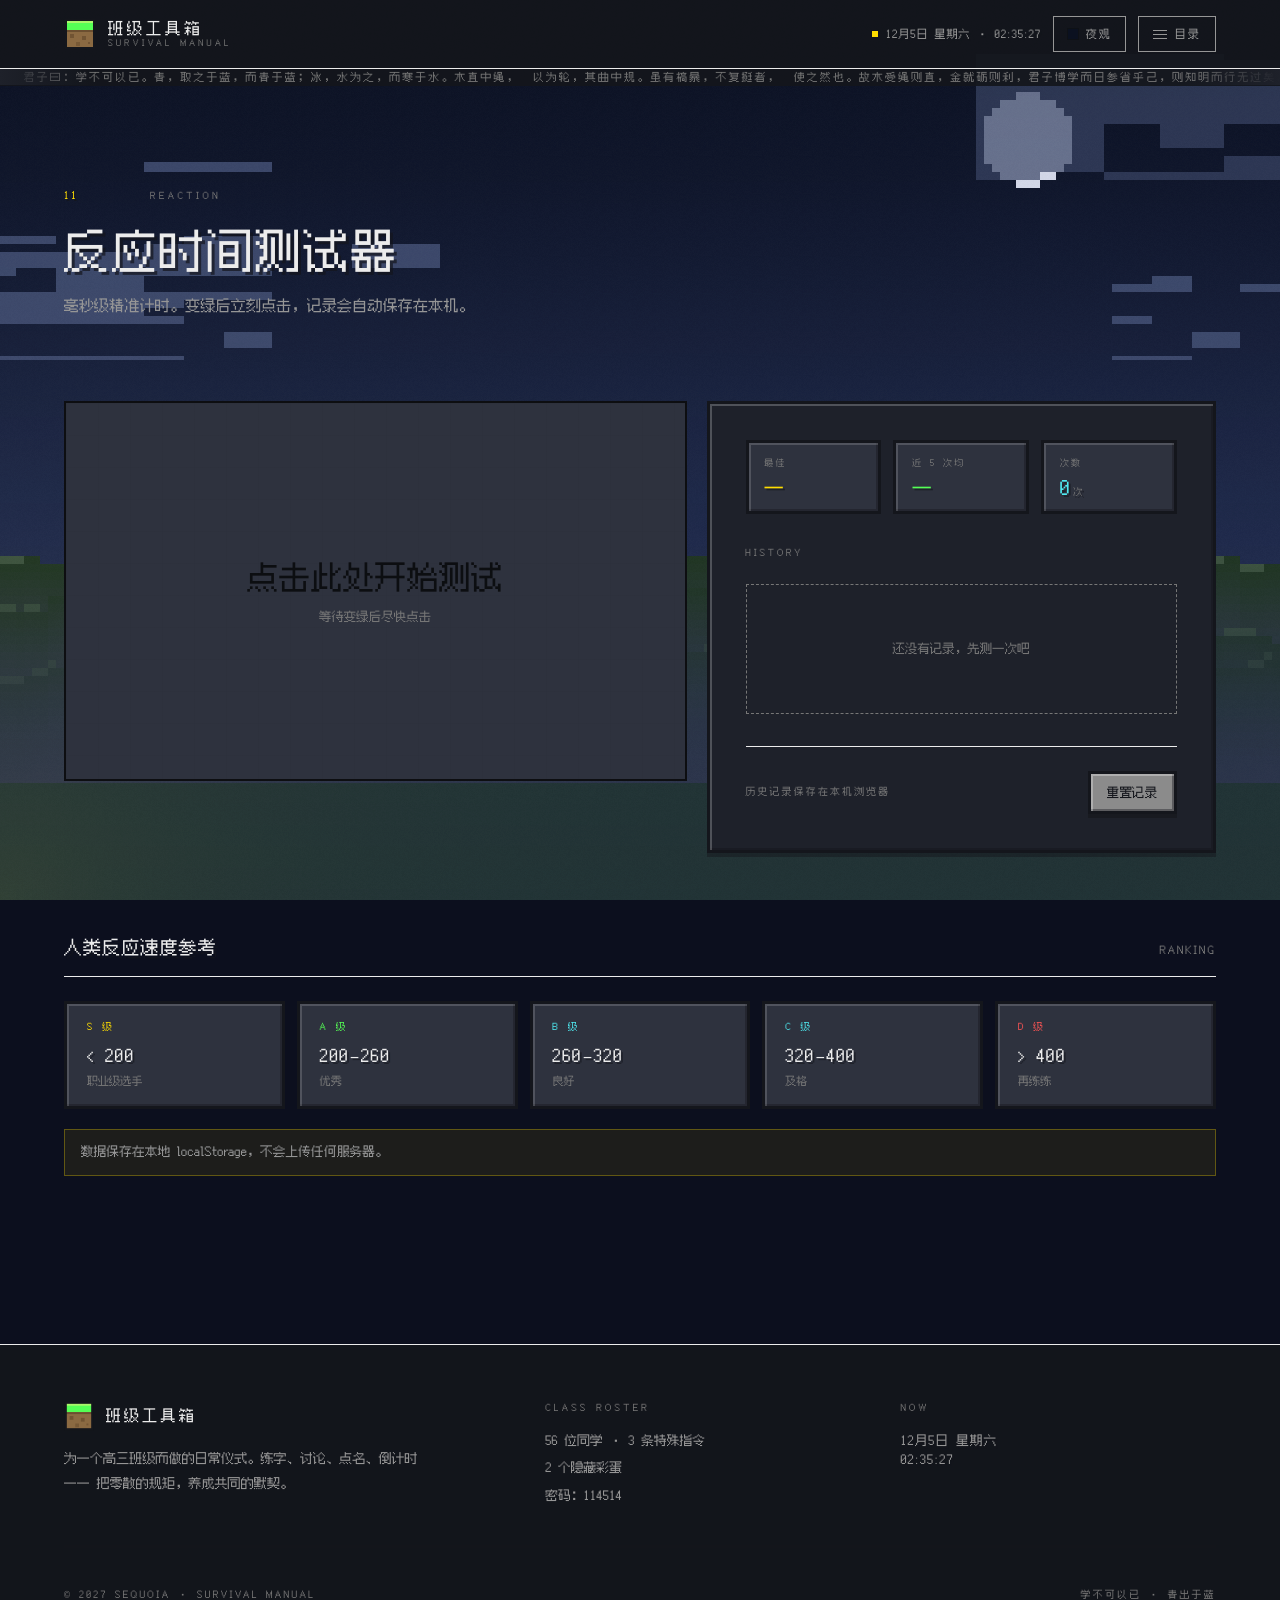
<file: reaction.html>
<!DOCTYPE html>
<html lang="zh-CN" data-theme="ink" data-style="voxel">
  <head>
    <meta charset="UTF-8" />
    <meta name="viewport" content="width=device-width, initial-scale=1.0, viewport-fit=cover" />
    <meta name="theme-color" content="#080c18" />
    <meta
      name="description"
      content="毫秒级精准计时，记录反应速度曲线。"
    />
    <meta name="keywords" content="班级工具箱,练字,小组讨论,高考倒计时,随机点名,作文赏析,好词积累" />
    <meta property="og:type" content="website" />
    <meta property="og:title" content="反应时间测试器 · 班级工具箱" />
    <meta property="og:description" content="毫秒级精准计时，记录反应速度曲线。" />
    <meta name="twitter:card" content="summary_large_image" />
    <link rel="canonical" href="https://sequoia-cyber.github.io/reaction" />
    <title>反应时间测试器 · 班级工具箱</title>
    <link rel="preload" href="/fonts/fusion-pixel-latin.woff2" as="font" type="font/woff2" crossorigin />
    <link rel="preload" href="/fonts/fusion-pixel-cjk.woff2" as="font" type="font/woff2" crossorigin />
    <link
      rel="icon"
      href="data:image/svg+xml,%3Csvg xmlns='http://www.w3.org/2000/svg' viewBox='0 0 48 48'%3E%3Crect width='48' height='48' rx='9' fill='%23080c18'/%3E%3Cpath d='M13 15h22M24 15v19M15 23h18M13 33h22' stroke='%23e2b868' stroke-width='2.4' stroke-linecap='round' fill='none'/%3E%3C/svg%3E"
    />
    <script type="module" crossorigin src="/assets/index-D6R6Zp6o.js"></script>
    <link rel="modulepreload" crossorigin href="/assets/react-TzwDVrIN.js">
    <link rel="modulepreload" crossorigin href="/assets/motion-l6hyIBvP.js">
    <link rel="stylesheet" crossorigin href="/assets/style-DUD4KRFR.css">
  </head>
  <body>
    <div id="root"></div>
  </body>
</html>
</file>
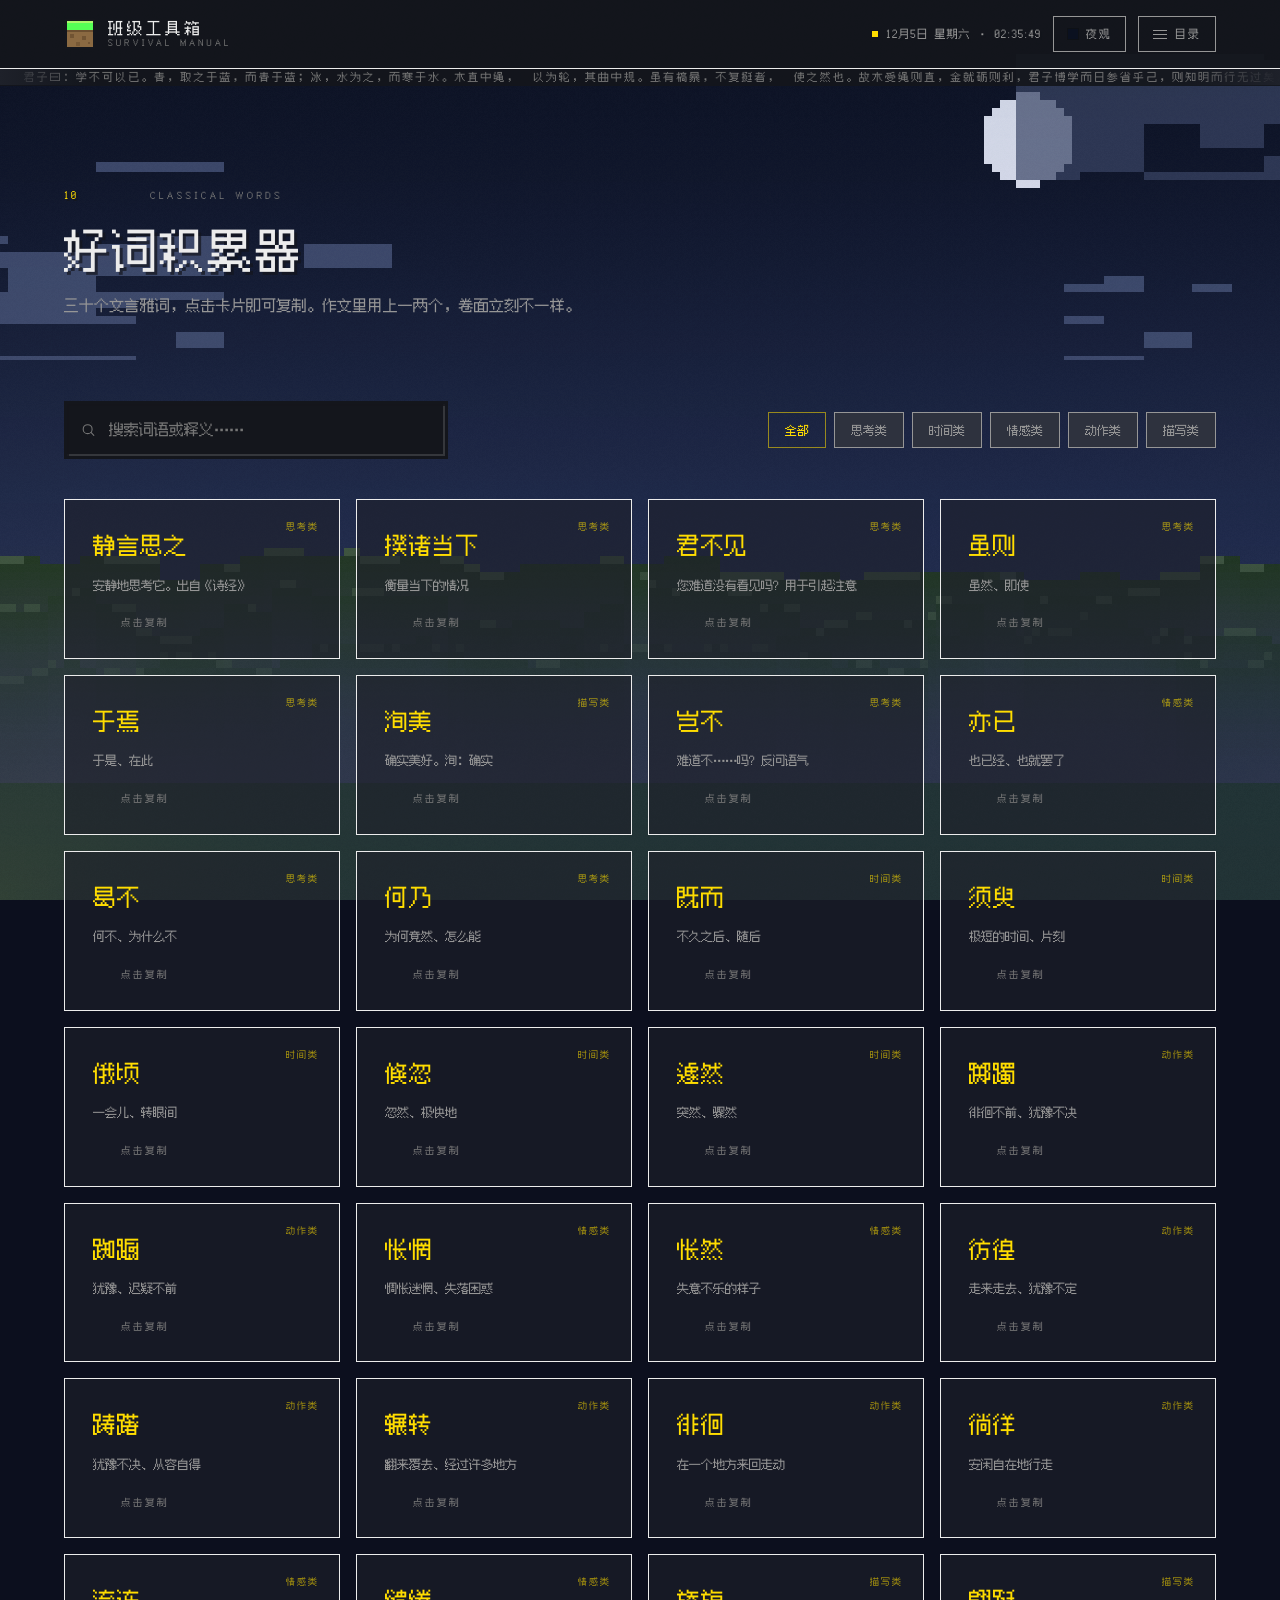
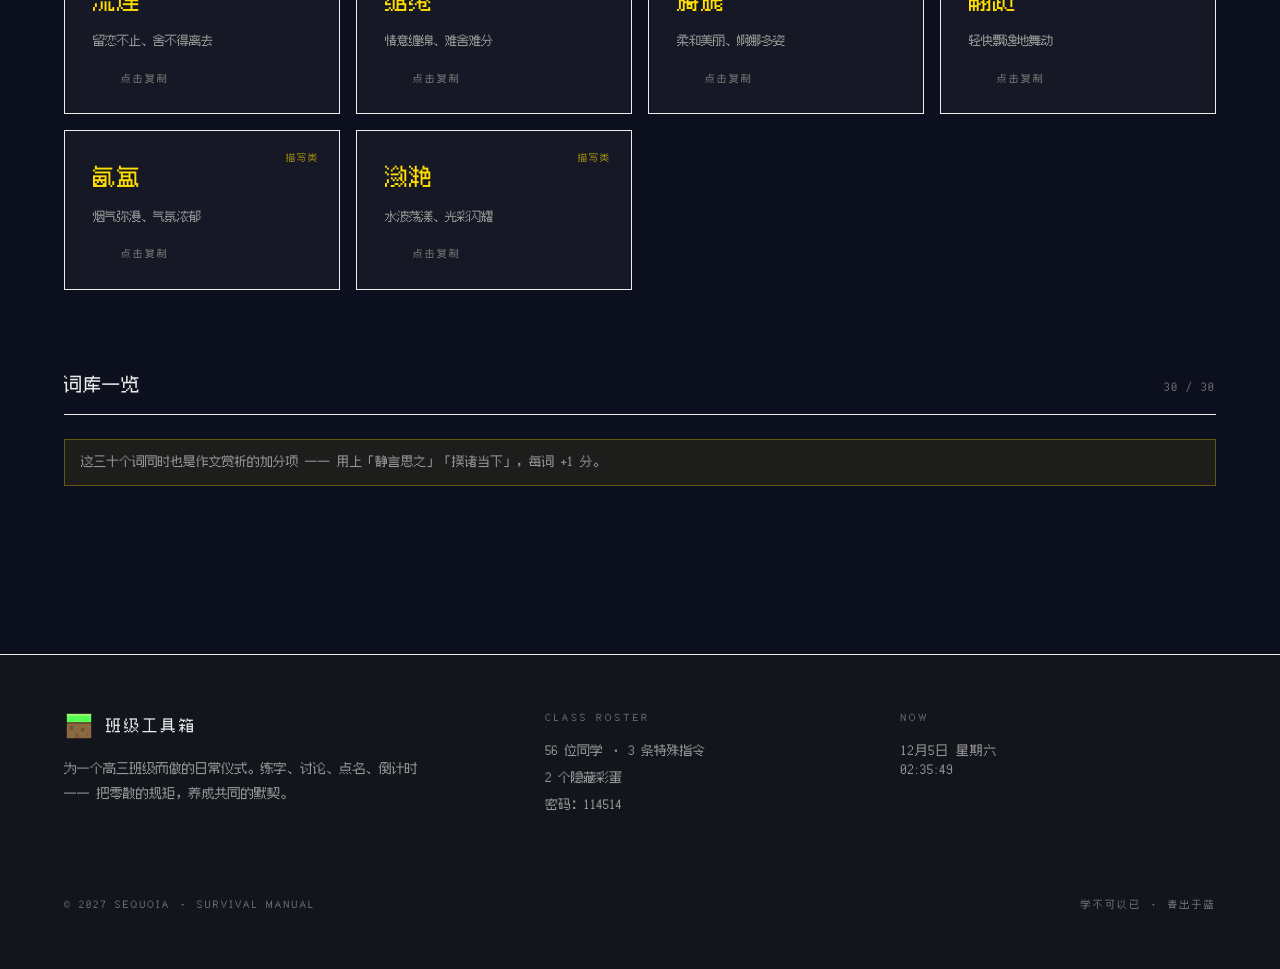
<file: words.html>
<!DOCTYPE html>
<html lang="zh-CN" data-theme="ink" data-style="voxel">
  <head>
    <meta charset="UTF-8" />
    <meta name="viewport" content="width=device-width, initial-scale=1.0, viewport-fit=cover" />
    <meta name="theme-color" content="#080c18" />
    <meta
      name="description"
      content="三十个文言雅词，点击即复制。"
    />
    <meta name="keywords" content="班级工具箱,练字,小组讨论,高考倒计时,随机点名,作文赏析,好词积累" />
    <meta property="og:type" content="website" />
    <meta property="og:title" content="好词积累器 · 班级工具箱" />
    <meta property="og:description" content="三十个文言雅词，点击即复制。" />
    <meta name="twitter:card" content="summary_large_image" />
    <link rel="canonical" href="https://sequoia-cyber.github.io/words" />
    <title>好词积累器 · 班级工具箱</title>
    <link rel="preload" href="/fonts/fusion-pixel-latin.woff2" as="font" type="font/woff2" crossorigin />
    <link rel="preload" href="/fonts/fusion-pixel-cjk.woff2" as="font" type="font/woff2" crossorigin />
    <link
      rel="icon"
      href="data:image/svg+xml,%3Csvg xmlns='http://www.w3.org/2000/svg' viewBox='0 0 48 48'%3E%3Crect width='48' height='48' rx='9' fill='%23080c18'/%3E%3Cpath d='M13 15h22M24 15v19M15 23h18M13 33h22' stroke='%23e2b868' stroke-width='2.4' stroke-linecap='round' fill='none'/%3E%3C/svg%3E"
    />
    <script type="module" crossorigin src="/assets/index-D6R6Zp6o.js"></script>
    <link rel="modulepreload" crossorigin href="/assets/react-TzwDVrIN.js">
    <link rel="modulepreload" crossorigin href="/assets/motion-l6hyIBvP.js">
    <link rel="stylesheet" crossorigin href="/assets/style-DUD4KRFR.css">
  </head>
  <body>
    <div id="root"></div>
  </body>
</html>
</file>
<file: assets/style-DUD4KRFR.css>
*,:before,:after{--tw-border-spacing-x: 0;--tw-border-spacing-y: 0;--tw-translate-x: 0;--tw-translate-y: 0;--tw-rotate: 0;--tw-skew-x: 0;--tw-skew-y: 0;--tw-scale-x: 1;--tw-scale-y: 1;--tw-pan-x: ;--tw-pan-y: ;--tw-pinch-zoom: ;--tw-scroll-snap-strictness: proximity;--tw-gradient-from-position: ;--tw-gradient-via-position: ;--tw-gradient-to-position: ;--tw-ordinal: ;--tw-slashed-zero: ;--tw-numeric-figure: ;--tw-numeric-spacing: ;--tw-numeric-fraction: ;--tw-ring-inset: ;--tw-ring-offset-width: 0px;--tw-ring-offset-color: #fff;--tw-ring-color: rgb(59 130 246 / .5);--tw-ring-offset-shadow: 0 0 #0000;--tw-ring-shadow: 0 0 #0000;--tw-shadow: 0 0 #0000;--tw-shadow-colored: 0 0 #0000;--tw-blur: ;--tw-brightness: ;--tw-contrast: ;--tw-grayscale: ;--tw-hue-rotate: ;--tw-invert: ;--tw-saturate: ;--tw-sepia: ;--tw-drop-shadow: ;--tw-backdrop-blur: ;--tw-backdrop-brightness: ;--tw-backdrop-contrast: ;--tw-backdrop-grayscale: ;--tw-backdrop-hue-rotate: ;--tw-backdrop-invert: ;--tw-backdrop-opacity: ;--tw-backdrop-saturate: ;--tw-backdrop-sepia: ;--tw-contain-size: ;--tw-contain-layout: ;--tw-contain-paint: ;--tw-contain-style: }::backdrop{--tw-border-spacing-x: 0;--tw-border-spacing-y: 0;--tw-translate-x: 0;--tw-translate-y: 0;--tw-rotate: 0;--tw-skew-x: 0;--tw-skew-y: 0;--tw-scale-x: 1;--tw-scale-y: 1;--tw-pan-x: ;--tw-pan-y: ;--tw-pinch-zoom: ;--tw-scroll-snap-strictness: proximity;--tw-gradient-from-position: ;--tw-gradient-via-position: ;--tw-gradient-to-position: ;--tw-ordinal: ;--tw-slashed-zero: ;--tw-numeric-figure: ;--tw-numeric-spacing: ;--tw-numeric-fraction: ;--tw-ring-inset: ;--tw-ring-offset-width: 0px;--tw-ring-offset-color: #fff;--tw-ring-color: rgb(59 130 246 / .5);--tw-ring-offset-shadow: 0 0 #0000;--tw-ring-shadow: 0 0 #0000;--tw-shadow: 0 0 #0000;--tw-shadow-colored: 0 0 #0000;--tw-blur: ;--tw-brightness: ;--tw-contrast: ;--tw-grayscale: ;--tw-hue-rotate: ;--tw-invert: ;--tw-saturate: ;--tw-sepia: ;--tw-drop-shadow: ;--tw-backdrop-blur: ;--tw-backdrop-brightness: ;--tw-backdrop-contrast: ;--tw-backdrop-grayscale: ;--tw-backdrop-hue-rotate: ;--tw-backdrop-invert: ;--tw-backdrop-opacity: ;--tw-backdrop-saturate: ;--tw-backdrop-sepia: ;--tw-contain-size: ;--tw-contain-layout: ;--tw-contain-paint: ;--tw-contain-style: }*,:before,:after{box-sizing:border-box;border-width:0;border-style:solid;border-color:#e5e7eb}:before,:after{--tw-content: ""}html,:host{line-height:1.5;-webkit-text-size-adjust:100%;-moz-tab-size:4;-o-tab-size:4;tab-size:4;font-family:var(--f-sans);font-feature-settings:normal;font-variation-settings:normal;-webkit-tap-highlight-color:transparent}body{margin:0;line-height:inherit}hr{height:0;color:inherit;border-top-width:1px}abbr:where([title]){-webkit-text-decoration:underline dotted;text-decoration:underline dotted}h1,h2,h3,h4,h5,h6{font-size:inherit;font-weight:inherit}a{color:inherit;text-decoration:inherit}b,strong{font-weight:bolder}code,kbd,samp,pre{font-family:var(--f-mono);font-feature-settings:normal;font-variation-settings:normal;font-size:1em}small{font-size:80%}sub,sup{font-size:75%;line-height:0;position:relative;vertical-align:baseline}sub{bottom:-.25em}sup{top:-.5em}table{text-indent:0;border-color:inherit;border-collapse:collapse}button,input,optgroup,select,textarea{font-family:inherit;font-feature-settings:inherit;font-variation-settings:inherit;font-size:100%;font-weight:inherit;line-height:inherit;letter-spacing:inherit;color:inherit;margin:0;padding:0}button,select{text-transform:none}button,input:where([type=button]),input:where([type=reset]),input:where([type=submit]){-webkit-appearance:button;background-color:transparent;background-image:none}:-moz-focusring{outline:auto}:-moz-ui-invalid{box-shadow:none}progress{vertical-align:baseline}::-webkit-inner-spin-button,::-webkit-outer-spin-button{height:auto}[type=search]{-webkit-appearance:textfield;outline-offset:-2px}::-webkit-search-decoration{-webkit-appearance:none}::-webkit-file-upload-button{-webkit-appearance:button;font:inherit}summary{display:list-item}blockquote,dl,dd,h1,h2,h3,h4,h5,h6,hr,figure,p,pre{margin:0}fieldset{margin:0;padding:0}legend{padding:0}ol,ul,menu{list-style:none;margin:0;padding:0}dialog{padding:0}textarea{resize:vertical}input::-moz-placeholder,textarea::-moz-placeholder{opacity:1;color:#9ca3af}input::placeholder,textarea::placeholder{opacity:1;color:#9ca3af}button,[role=button]{cursor:pointer}:disabled{cursor:default}img,svg,video,canvas,audio,iframe,embed,object{display:block;vertical-align:middle}img,video{max-width:100%;height:auto}[hidden]:where(:not([hidden=until-found])){display:none}:root{--f-serif: "Songti SC", "STSong", "SimSun", "Noto Serif SC", "Source Han Serif SC", "Times New Roman", serif;--f-sans: "PingFang SC", "HarmonyOS Sans SC", "Microsoft YaHei", "Noto Sans SC", -apple-system, BlinkMacSystemFont, "Segoe UI", sans-serif;--f-mono: "SF Mono", "JetBrains Mono", "Cascadia Code", ui-monospace, "Courier New", monospace;--gutter: clamp(20px, 5vw, 88px);--maxw: 1360px}[data-theme=ink]{--c-ink-900: 5 8 16;--c-ink-800: 9 14 27;--c-ink-700: 16 23 42;--c-ink-500: 34 46 74;--c-paper: 238 242 250;--c-paper-soft: 176 188 210;--c-paper-dim: 138 151 178;--c-paper-faint: 92 105 132;--c-gilt: 226 184 104;--c-gilt-bright: 250 231 182;--c-gilt-deep: 168 122 52;--c-jade: 124 214 168;--c-cinnabar: 240 128 108;--c-azure: 132 178 248;--c-line: 255 255 255 / .09;--c-line-strong: 255 255 255 / .2;--c-panel: 13 19 36 / .78;--c-panel-soft: 255 255 255 / .045;--c-shadow: 0 0 0;--bg-a: 8 12 24;--bg-b: 4 6 13;--glow-1: 226 184 104 / .16;--glow-2: 84 130 235 / .14;--glow-3: 120 214 170 / .08;--scrim-top: .14;--scrim-mid: .05;--scrim-bot: .2;color-scheme:dark}[data-theme=paper]{--c-ink-900: 255 253 248;--c-ink-800: 246 241 231;--c-ink-700: 235 227 212;--c-ink-500: 205 194 174;--c-paper: 30 28 25;--c-paper-soft: 84 79 71;--c-paper-dim: 110 103 93;--c-paper-faint: 140 132 120;--c-gilt: 158 118 44;--c-gilt-bright: 197 155 62;--c-gilt-deep: 112 82 30;--c-jade: 34 122 86;--c-cinnabar: 186 68 47;--c-azure: 48 96 172;--c-line: 48 42 33 / .13;--c-line-strong: 48 42 33 / .26;--c-panel: 255 252 245 / .78;--c-panel-soft: 48 42 33 / .04;--c-shadow: 76 62 38;--bg-a: 247 242 232;--bg-b: 234 226 210;--glow-1: 210 168 92 / .24;--glow-2: 130 160 210 / .16;--glow-3: 150 190 160 / .12;--scrim-top: .74;--scrim-mid: .5;--scrim-bot: .68;color-scheme:light}[data-theme=moss]{--c-ink-900: 232 240 228;--c-ink-800: 222 232 215;--c-ink-700: 206 219 196;--c-ink-500: 176 194 163;--c-paper: 24 46 32;--c-paper-soft: 74 102 80;--c-paper-dim: 100 126 104;--c-paper-faint: 130 154 132;--c-gilt: 154 118 46;--c-gilt-bright: 198 160 78;--c-gilt-deep: 108 82 30;--c-jade: 38 122 76;--c-cinnabar: 182 72 52;--c-azure: 62 110 158;--c-line: 24 52 34 / .14;--c-line-strong: 24 52 34 / .28;--c-panel: 240 247 236 / .76;--c-panel-soft: 30 60 40 / .05;--c-shadow: 32 62 42;--bg-a: 231 240 225;--bg-b: 214 228 205;--glow-1: 200 162 84 / .2;--glow-2: 120 170 190 / .14;--glow-3: 96 168 110 / .12;--scrim-top: .7;--scrim-mid: .46;--scrim-bot: .64;color-scheme:light}[data-style=voxel][data-theme=ink]{--c-ink-900: 20 22 28;--c-ink-800: 30 33 42;--c-ink-700: 42 46 58;--c-ink-500: 60 66 82;--c-paper: 236 236 236;--c-paper-soft: 178 178 178;--c-paper-dim: 150 150 150;--c-paper-faint: 118 118 118;--c-gilt: 255 221 0;--c-gilt-bright: 255 238 130;--c-gilt-deep: 176 148 0;--c-jade: 85 255 85;--c-cinnabar: 255 85 85;--c-azure: 79 233 240;--c-line: 0 0 0 / .55;--c-line-strong: 0 0 0 / .72;--c-panel: 30 33 42;--c-panel-soft: 46 50 62;--c-shadow: 0 0 0;--bg-a: 24 30 56;--bg-b: 12 15 30;--glow-1: 90 140 235 / .2;--glow-2: 40 60 110 / .24;--glow-3: 60 90 60 / .1;--scrim-top: .1;--scrim-mid: .04;--scrim-bot: .14;--mc-slot: 139 139 139;--mc-slot-dark: 85 85 85;--mc-slot-light: 255 255 255;--mc-bevel: 2px;--mc-font: "FusionPixel", "Courier New", monospace;color-scheme:dark}[data-style=voxel][data-theme=paper]{--c-ink-900: 255 255 255;--c-ink-800: 236 236 236;--c-ink-700: 198 198 198;--c-ink-500: 160 160 160;--c-paper: 48 48 48;--c-paper-soft: 92 92 92;--c-paper-dim: 78 78 78;--c-paper-faint: 104 104 104;--c-gilt: 176 140 0;--c-gilt-bright: 214 176 24;--c-gilt-deep: 120 96 0;--c-jade: 44 130 44;--c-cinnabar: 178 44 44;--c-azure: 40 120 148;--c-line: 0 0 0 / .34;--c-line-strong: 0 0 0 / .55;--c-panel: 255 255 255;--c-panel-soft: 234 234 234;--c-shadow: 60 60 60;--bg-a: 120 167 255;--bg-b: 88 132 208;--glow-1: 255 255 255 / .28;--glow-2: 200 220 255 / .24;--glow-3: 255 255 255 / .16;--scrim-top: .06;--scrim-mid: .02;--scrim-bot: .1;--mc-slot: 198 198 198;--mc-slot-dark: 139 139 139;--mc-slot-light: 255 255 255;--mc-bevel: 2px;--mc-font: "FusionPixel", "Courier New", monospace;color-scheme:light}[data-style=voxel][data-theme=moss]{--c-ink-900: 46 62 42;--c-ink-800: 58 76 52;--c-ink-700: 78 98 66;--c-ink-500: 108 130 92;--c-paper: 236 242 228;--c-paper-soft: 176 190 164;--c-paper-dim: 146 162 134;--c-paper-faint: 112 128 100;--c-gilt: 255 214 92;--c-gilt-bright: 255 236 160;--c-gilt-deep: 186 148 40;--c-jade: 122 220 110;--c-cinnabar: 226 96 72;--c-azure: 110 200 210;--c-line: 0 0 0 / .42;--c-line-strong: 0 0 0 / .62;--c-panel: 36 50 34;--c-panel-soft: 50 66 46;--c-shadow: 0 0 0;--bg-a: 74 104 62;--bg-b: 46 70 40;--glow-1: 140 200 120 / .2;--glow-2: 90 150 90 / .2;--glow-3: 60 110 60 / .16;--scrim-top: .12;--scrim-mid: .05;--scrim-bot: .16;--mc-slot: 110 132 96;--mc-slot-dark: 74 94 62;--mc-slot-light: 190 214 172;--mc-bevel: 2px;--mc-font: "FusionPixel", "Courier New", monospace;color-scheme:dark}*{box-sizing:border-box;-webkit-tap-highlight-color:transparent}html{scroll-behavior:smooth;background:rgb(var(--bg-b))}body{margin:0;min-height:100dvh;color:rgb(var(--c-paper));font-family:var(--f-sans);font-weight:400;-webkit-font-smoothing:antialiased;-moz-osx-font-smoothing:grayscale;text-rendering:optimizeLegibility;background:rgb(var(--bg-b));overflow-x:hidden}::-moz-selection{background:rgb(var(--c-gilt) / .32);color:rgb(var(--c-paper))}::selection{background:rgb(var(--c-gilt) / .32);color:rgb(var(--c-paper))}::-webkit-scrollbar{width:10px;height:10px}::-webkit-scrollbar-track{background:transparent}::-webkit-scrollbar-thumb{background:rgb(var(--c-line-strong));border-radius:99px;border:3px solid transparent;background-clip:content-box}::-webkit-scrollbar-thumb:hover{background:rgb(var(--c-gilt) / .55);background-clip:content-box}:focus-visible{outline:2px solid rgb(var(--c-gilt) / .75);outline-offset:3px;border-radius:4px}[data-style=voxel]{font-family:var(--mc-font);--f-serif: var(--mc-font);--f-sans: var(--mc-font);--f-mono: var(--mc-font)}[data-style=voxel] body{-webkit-font-smoothing:none;font-smooth:never;text-rendering:geometricPrecision}[data-style=voxel] *,[data-style=voxel] *:before,[data-style=voxel] *:after{border-radius:0!important}[data-style=voxel] .panel,[data-style=voxel] .panel-flat,[data-style=voxel] .btn,[data-style=voxel] .field,[data-style=voxel] .tag,[data-style=voxel] .btn-ghost,[data-style=voxel] .btn-sheen:after{backdrop-filter:none!important;-webkit-backdrop-filter:none!important}[data-style=voxel] ::-moz-selection{background:rgb(var(--c-gilt));color:rgb(var(--c-ink-900))}[data-style=voxel] ::selection{background:rgb(var(--c-gilt));color:rgb(var(--c-ink-900))}[data-style=voxel] ::-webkit-scrollbar{width:12px;height:12px}[data-style=voxel] ::-webkit-scrollbar-track{background:rgb(var(--c-ink-800))}[data-style=voxel] ::-webkit-scrollbar-thumb{background:rgb(var(--mc-slot));border:2px solid rgb(var(--c-ink-900));border-radius:0}[data-style=voxel] ::-webkit-scrollbar-thumb:hover{background:rgb(var(--c-gilt))}[data-style=voxel] :focus-visible{outline:3px solid rgb(var(--c-gilt));outline-offset:2px;border-radius:0}[data-style=voxel] .panel{border:3px solid rgb(var(--c-ink-900));border-radius:0;background:rgb(var(--c-panel));backdrop-filter:none;-webkit-backdrop-filter:none;box-shadow:inset var(--mc-bevel) var(--mc-bevel) 0 rgb(var(--mc-slot-light) / .22),inset calc(var(--mc-bevel) * -1) calc(var(--mc-bevel) * -1) 0 rgb(var(--c-ink-900) / .5),0 4px rgb(var(--c-ink-900) / .45)}[data-style=voxel][data-theme=ink] .panel{background:rgb(var(--c-panel))}[data-style=voxel][data-theme=paper] .panel{background:#fffffff0}[data-style=voxel][data-theme=moss] .panel{background:rgb(var(--c-panel))}[data-style=voxel] .hero-copy{padding:26px 28px;border:3px solid rgb(var(--c-ink-900));background:rgb(var(--c-panel));box-shadow:inset var(--mc-bevel) var(--mc-bevel) 0 rgb(var(--mc-slot-light) / .18),inset calc(var(--mc-bevel) * -1) calc(var(--mc-bevel) * -1) 0 rgb(var(--c-ink-900) / .45),0 4px rgb(var(--c-ink-900) / .4)}[data-style=voxel] .hero-copy .sub-text,[data-style=voxel] .hero-copy .text-paper-faint{color:rgb(var(--c-paper-dim))}[data-style=voxel] .panel-flat{border:3px solid rgb(var(--c-ink-900));border-radius:0;background:rgb(var(--c-panel-soft));box-shadow:inset var(--mc-bevel) var(--mc-bevel) 0 rgb(var(--mc-slot-light) / .16),inset calc(var(--mc-bevel) * -1) calc(var(--mc-bevel) * -1) 0 rgb(var(--c-ink-900) / .4)}[data-style=voxel] .btn{border:3px solid rgb(var(--c-ink-900));border-radius:0;box-shadow:inset var(--mc-bevel) var(--mc-bevel) 0 rgb(var(--mc-slot-light) / .3),inset calc(var(--mc-bevel) * -1) calc(var(--mc-bevel) * -1) 0 rgb(var(--c-ink-900) / .4),0 4px rgb(var(--c-ink-900) / .6);text-shadow:2px 2px 0 rgb(var(--c-ink-900) / .55);transition:transform .08s steps(2,end),box-shadow .08s steps(2,end),background-color .2s;backdrop-filter:none;-webkit-backdrop-filter:none}[data-style=voxel] .btn:hover{transform:translate(-1px,-1px);filter:none}[data-style=voxel] .btn:active{transform:translate(2px,2px);box-shadow:inset var(--mc-bevel) var(--mc-bevel) 0 rgb(var(--c-ink-900) / .28),0 0 rgb(var(--c-ink-900) / .6)}[data-style=voxel] .btn:disabled{opacity:.55}[data-style=voxel] .btn-gilt{background:rgb(var(--c-gilt));color:rgb(var(--c-ink-900));text-shadow:none}[data-style=voxel] .btn-ghost{background:rgb(var(--mc-slot));color:rgb(var(--c-ink-900));text-shadow:none}[data-style=voxel] .btn-sheen:after{display:none}[data-style=voxel] .field{border:3px solid rgb(var(--c-ink-900));border-radius:0;background:rgb(var(--c-ink-900));color:rgb(var(--c-paper));box-shadow:inset var(--mc-bevel) var(--mc-bevel) 0 rgb(var(--c-ink-900) / .85),inset calc(var(--mc-bevel) * -1) calc(var(--mc-bevel) * -1) 0 rgb(var(--mc-slot-light) / .14)}[data-style=voxel] .field:focus{border-color:rgb(var(--c-gilt));box-shadow:inset var(--mc-bevel) var(--mc-bevel) 0 rgb(var(--c-ink-900) / .85),0 0 0 3px rgb(var(--c-gilt) / .4)}[data-style=voxel] input[type=range]::-webkit-slider-runnable-track{height:8px;border-radius:0;background:rgb(var(--c-ink-900));box-shadow:inset 2px 2px rgb(var(--c-ink-900) / .7)}[data-style=voxel] input[type=range]::-webkit-slider-thumb{border:3px solid rgb(var(--c-ink-900));border-radius:0;background:rgb(var(--c-gilt));box-shadow:2px 2px rgb(var(--c-ink-900) / .7)}[data-style=voxel] .tag{border:3px solid rgb(var(--c-ink-900));border-radius:0;padding:.35em .8em;background:rgb(var(--mc-slot));color:rgb(var(--c-ink-900));text-shadow:none;box-shadow:inset var(--mc-bevel) var(--mc-bevel) 0 rgb(var(--mc-slot-light) / .28),2px 2px rgb(var(--c-ink-900) / .5)}[data-style=voxel] .tag-gilt{background:rgb(var(--c-gilt));border-color:rgb(var(--c-ink-900));color:rgb(var(--c-ink-900))}[data-style=voxel] .main-text,[data-style=voxel] .page-title,[data-style=voxel] h1,[data-style=voxel] h2,[data-style=voxel] h3{text-shadow:3px 3px 0 rgb(var(--c-ink-900) / .7);letter-spacing:.04em}[data-style=voxel] .gilt-text{background:none;-webkit-text-fill-color:rgb(var(--c-gilt));color:rgb(var(--c-gilt));animation:none}[data-style=voxel] .index-mark{color:rgb(var(--c-gilt));text-shadow:2px 2px 0 rgb(var(--c-ink-900) / .8)}[data-style=voxel] .rule{height:3px;background:rgb(var(--c-ink-900) / .55)}[data-style=voxel] .blur-3xl,[data-style=voxel] .blur-2xl,[data-style=voxel] .blur-xl{display:none!important}[data-style=voxel] .mc-slot{border:3px solid rgb(var(--c-ink-900));background:rgb(var(--c-panel-soft));box-shadow:inset var(--mc-bevel) var(--mc-bevel) 0 rgb(var(--c-ink-900) / .55),inset calc(var(--mc-bevel) * -1) calc(var(--mc-bevel) * -1) 0 rgb(var(--mc-slot-light) / .16)}[data-style=voxel] .mc-slot:hover{background:rgb(var(--c-gilt) / .14);border-color:rgb(var(--c-gilt))}[data-style=voxel] .mc-grid{background:rgb(var(--c-ink-900));border-color:rgb(var(--c-ink-900))}[data-style=voxel] .mc-vault{border:4px solid rgb(var(--c-ink-900));background:rgb(var(--c-panel-soft));box-shadow:inset 3px 3px rgb(var(--c-ink-900) / .6),inset -3px -3px rgb(var(--mc-slot-light) / .16),0 5px rgb(var(--c-ink-900) / .5)}[data-style=voxel] header{background:rgb(var(--c-ink-900) / .92)!important;backdrop-filter:none!important;-webkit-backdrop-filter:none!important}[data-style=voxel] footer{background:rgb(var(--c-ink-900) / .92)}[data-style=voxel] .index-mark{color:rgb(var(--c-gilt))}[data-style=voxel] .grid-paper{background-image:linear-gradient(rgb(var(--c-ink-900) / .09) 1px,transparent 1px),linear-gradient(90deg,rgb(var(--c-ink-900) / .09) 1px,transparent 1px);background-size:32px 32px}[data-style=voxel] .num{letter-spacing:.06em;text-shadow:2px 2px 0 rgb(var(--c-ink-900) / .6)}input,textarea,select,button{font-family:inherit}input[type=range]{-webkit-appearance:none;-moz-appearance:none;appearance:none;background:transparent;cursor:pointer}input[type=range]::-webkit-slider-runnable-track{height:3px;border-radius:99px;background:rgb(var(--c-line-strong))}input[type=range]::-webkit-slider-thumb{-webkit-appearance:none;appearance:none;margin-top:-6px;width:15px;height:15px;border-radius:50%;background:rgb(var(--c-gilt));box-shadow:0 0 0 4px rgb(var(--c-gilt) / .16);-webkit-transition:transform .2s cubic-bezier(.34,1.56,.64,1);transition:transform .2s cubic-bezier(.34,1.56,.64,1)}input[type=range]::-webkit-slider-thumb:hover{transform:scale(1.25)}input[type=range]::-moz-range-track{height:3px;border-radius:99px;background:rgb(var(--c-line-strong))}input[type=range]::-moz-range-thumb{width:15px;height:15px;border:none;border-radius:50%;background:rgb(var(--c-gilt));box-shadow:0 0 0 4px rgb(var(--c-gilt) / .16)}input[type=color]{-webkit-appearance:none;-moz-appearance:none;appearance:none;border:none;background:transparent;cursor:pointer}input[type=color]::-webkit-color-swatch-wrapper{padding:0}input[type=color]::-webkit-color-swatch{border:1px solid rgb(var(--c-line-strong));border-radius:8px}.shell{width:100%;max-width:var(--maxw);margin-inline:auto;padding-inline:var(--gutter)}.rule{height:1px;width:100%;background:linear-gradient(90deg,transparent,rgb(var(--c-line-strong)),transparent)}.panel{position:relative;background:rgb(var(--c-panel));border:1px solid rgb(var(--c-line));border-radius:22px;backdrop-filter:blur(22px) saturate(140%);-webkit-backdrop-filter:blur(22px) saturate(140%);box-shadow:0 1px rgb(var(--c-paper) / .05) inset,0 22px 60px -28px rgb(var(--c-shadow) / .5)}.panel-flat{background:rgb(var(--c-panel-soft));border:1px solid rgb(var(--c-line));border-radius:16px}.tag{display:inline-flex;align-items:center;gap:.55em;padding:.4em .95em;border:1px solid rgb(var(--c-line-strong));border-radius:999px;font-size:.66rem;letter-spacing:.24em;text-transform:uppercase;color:rgb(var(--c-paper-dim));white-space:nowrap}.tag-gilt{border-color:rgb(var(--c-gilt) / .4);color:rgb(var(--c-gilt));background:rgb(var(--c-gilt) / .08)}.btn{position:relative;display:inline-flex;align-items:center;justify-content:center;gap:.6em;min-height:46px;padding:.72em 1.9em;border:1px solid transparent;border-radius:999px;font-size:.9rem;font-weight:500;letter-spacing:.06em;cursor:pointer;overflow:hidden;transition:transform .32s cubic-bezier(.16,1,.3,1),box-shadow .32s ease,background-color .3s ease,border-color .3s ease,color .3s ease;will-change:transform}.btn:hover{transform:translateY(-2px)}.btn:active{transform:translateY(0) scale(.985)}.btn:disabled{opacity:.42;cursor:not-allowed;transform:none}.btn-gilt{background:linear-gradient(128deg,rgb(var(--c-gilt-bright)),rgb(var(--c-gilt)) 46%,rgb(var(--c-gilt-deep)));color:rgb(var(--c-ink-900));font-weight:600;box-shadow:0 12px 34px -12px rgb(var(--c-gilt) / .6)}.btn-gilt:hover{box-shadow:0 18px 46px -12px rgb(var(--c-gilt) / .72)}.btn-ghost{background:rgb(var(--c-panel-soft));border-color:rgb(var(--c-line-strong));color:rgb(var(--c-paper-soft));backdrop-filter:blur(12px)}.btn-ghost:hover{border-color:rgb(var(--c-gilt) / .5);color:rgb(var(--c-gilt))}.btn-sheen:after{content:"";position:absolute;top:-50%;bottom:-50%;width:45%;background:linear-gradient(90deg,transparent,rgb(255 255 255 / .35),transparent);transform:translate(-140%) skew(-18deg);pointer-events:none}.btn-sheen:hover:after{animation:sheen .95s ease-in-out}.field{width:100%;padding:.85em 1.05em;font-size:.95rem;line-height:1.7;color:rgb(var(--c-paper));background:rgb(var(--c-panel-soft));border:1px solid rgb(var(--c-line));border-radius:14px;outline:none;transition:border-color .3s ease,box-shadow .3s ease,background-color .3s ease}.field::-moz-placeholder{color:rgb(var(--c-paper-faint))}.field::placeholder{color:rgb(var(--c-paper-faint))}.field:focus{border-color:rgb(var(--c-gilt) / .55);box-shadow:0 0 0 4px rgb(var(--c-gilt) / .1)}.label{display:block;font-size:.68rem;letter-spacing:.22em;text-transform:uppercase;color:rgb(var(--c-paper-dim));margin-bottom:.65em}.index-mark{font-family:var(--f-mono);font-size:.66rem;letter-spacing:.18em;color:rgb(var(--c-gilt) / .85)}.grid-paper{background-image:linear-gradient(rgb(var(--c-line) / .6) 1px,transparent 1px),linear-gradient(90deg,rgb(var(--c-line) / .6) 1px,transparent 1px);background-size:64px 64px}.pointer-events-none{pointer-events:none}.pointer-events-auto{pointer-events:auto}.\!visible{visibility:visible!important}.visible{visibility:visible}.fixed{position:fixed}.absolute{position:absolute}.relative{position:relative}.sticky{position:sticky}.inset-0{inset:0}.inset-3{inset:.75rem}.inset-x-0{left:0;right:0}.inset-y-0{top:0;bottom:0}.-left-2{left:-.5rem}.-left-3{left:-.75rem}.-right-16{right:-4rem}.-right-20{right:-5rem}.-right-24{right:-6rem}.-top-10{top:-2.5rem}.-top-16{top:-4rem}.-top-20{top:-5rem}.-top-24{top:-6rem}.-top-5{top:-1.25rem}.-top-8{top:-2rem}.bottom-0{bottom:0}.left-0{left:0}.left-1\/2{left:50%}.left-4{left:1rem}.right-0{right:0}.right-4{right:1rem}.right-5{right:1.25rem}.top-0{top:0}.top-1\/2{top:50%}.top-4{top:1rem}.top-5{top:1.25rem}.top-\[132px\]{top:132px}.top-\[calc\(100\%\+10px\)\]{top:calc(100% + 10px)}.-z-10{z-index:-10}.z-0{z-index:0}.z-10{z-index:10}.z-20{z-index:20}.z-50{z-index:50}.z-\[100\]{z-index:100}.z-\[1\]{z-index:1}.z-\[60\]{z-index:60}.z-\[70\]{z-index:70}.z-\[80\]{z-index:80}.z-\[90\]{z-index:90}.mx-1{margin-left:.25rem;margin-right:.25rem}.mx-auto{margin-left:auto;margin-right:auto}.my-1\.5{margin-top:.375rem;margin-bottom:.375rem}.my-10{margin-top:2.5rem;margin-bottom:2.5rem}.mb-4{margin-bottom:1rem}.mb-5{margin-bottom:1.25rem}.mb-6{margin-bottom:1.5rem}.ml-0\.5{margin-left:.125rem}.ml-1{margin-left:.25rem}.ml-2{margin-left:.5rem}.ml-auto{margin-left:auto}.mr-1\.5{margin-right:.375rem}.mt-0\.5{margin-top:.125rem}.mt-1{margin-top:.25rem}.mt-1\.5{margin-top:.375rem}.mt-10{margin-top:2.5rem}.mt-12{margin-top:3rem}.mt-14{margin-top:3.5rem}.mt-16{margin-top:4rem}.mt-2{margin-top:.5rem}.mt-2\.5{margin-top:.625rem}.mt-3{margin-top:.75rem}.mt-32{margin-top:8rem}.mt-4{margin-top:1rem}.mt-5{margin-top:1.25rem}.mt-6{margin-top:1.5rem}.mt-7{margin-top:1.75rem}.mt-8{margin-top:2rem}.mt-9{margin-top:2.25rem}.mt-\[3px\]{margin-top:3px}.mt-auto{margin-top:auto}.block{display:block}.inline-block{display:inline-block}.flex{display:flex}.grid{display:grid}.hidden{display:none}.aspect-\[3\/2\]{aspect-ratio:3/2}.aspect-square{aspect-ratio:1 / 1}.h-1{height:.25rem}.h-1\.5{height:.375rem}.h-10{height:2.5rem}.h-11{height:2.75rem}.h-16{height:4rem}.h-2{height:.5rem}.h-2\.5{height:.625rem}.h-3\.5{height:.875rem}.h-4{height:1rem}.h-40{height:10rem}.h-44{height:11rem}.h-52{height:13rem}.h-64{height:16rem}.h-7{height:1.75rem}.h-9{height:2.25rem}.h-\[130px\]{height:130px}.h-\[2px\]{height:2px}.h-\[320px\]{height:320px}.h-\[46px\]{height:46px}.h-\[68px\]{height:68px}.h-\[6px\]{height:6px}.h-full{height:100%}.h-px{height:1px}.\!min-h-\[38px\]{min-height:38px!important}.\!min-h-\[40px\]{min-height:40px!important}.min-h-\[1\.2em\]{min-height:1.2em}.min-h-\[1\.4em\]{min-height:1.4em}.min-h-\[280px\]{min-height:280px}.min-h-\[80dvh\]{min-height:80dvh}.min-h-dvh{min-height:100dvh}.min-h-full{min-height:100%}.w-1\.5{width:.375rem}.w-10{width:2.5rem}.w-12{width:3rem}.w-16{width:4rem}.w-2{width:.5rem}.w-2\.5{width:.625rem}.w-24{width:6rem}.w-28{width:7rem}.w-3\.5{width:.875rem}.w-4{width:1rem}.w-44{width:11rem}.w-5{width:1.25rem}.w-52{width:13rem}.w-6{width:1.5rem}.w-60{width:15rem}.w-64{width:16rem}.w-8{width:2rem}.w-9{width:2.25rem}.w-\[3px\]{width:3px}.w-full{width:100%}.w-max{width:-moz-max-content;width:max-content}.min-w-0{min-width:0px}.max-w-2xl{max-width:42rem}.max-w-\[420px\]{max-width:420px}.max-w-\[560px\]{max-width:560px}.max-w-md{max-width:28rem}.max-w-sm{max-width:24rem}.max-w-xl{max-width:36rem}.flex-1{flex:1 1 0%}.shrink-0{flex-shrink:0}.origin-left{transform-origin:left}.-translate-x-1\/2{--tw-translate-x: -50%;transform:translate(var(--tw-translate-x),var(--tw-translate-y)) rotate(var(--tw-rotate)) skew(var(--tw-skew-x)) skewY(var(--tw-skew-y)) scaleX(var(--tw-scale-x)) scaleY(var(--tw-scale-y))}.-translate-y-1\/2{--tw-translate-y: -50%;transform:translate(var(--tw-translate-x),var(--tw-translate-y)) rotate(var(--tw-rotate)) skew(var(--tw-skew-x)) skewY(var(--tw-skew-y)) scaleX(var(--tw-scale-x)) scaleY(var(--tw-scale-y))}.-rotate-90{--tw-rotate: -90deg;transform:translate(var(--tw-translate-x),var(--tw-translate-y)) rotate(var(--tw-rotate)) skew(var(--tw-skew-x)) skewY(var(--tw-skew-y)) scaleX(var(--tw-scale-x)) scaleY(var(--tw-scale-y))}.scale-125{--tw-scale-x: 1.25;--tw-scale-y: 1.25;transform:translate(var(--tw-translate-x),var(--tw-translate-y)) rotate(var(--tw-rotate)) skew(var(--tw-skew-x)) skewY(var(--tw-skew-y)) scaleX(var(--tw-scale-x)) scaleY(var(--tw-scale-y))}.transform{transform:translate(var(--tw-translate-x),var(--tw-translate-y)) rotate(var(--tw-rotate)) skew(var(--tw-skew-x)) skewY(var(--tw-skew-y)) scaleX(var(--tw-scale-x)) scaleY(var(--tw-scale-y))}@keyframes breathe{0%,to{opacity:.55}50%{opacity:1}}.animate-breathe{animation:breathe 4.5s ease-in-out infinite}@keyframes shimmer{0%{background-position:200% 50%}to{background-position:-200% 50%}}.animate-shimmer{animation:shimmer 7s linear infinite}.animate-ticker{animation:ticker 64s linear infinite}.cursor-pointer{cursor:pointer}.select-none{-webkit-user-select:none;-moz-user-select:none;user-select:none}.resize-y{resize:vertical}.resize{resize:both}.columns-1{-moz-columns:1;columns:1}.break-inside-avoid{-moz-column-break-inside:avoid;break-inside:avoid}.grid-cols-1{grid-template-columns:repeat(1,minmax(0,1fr))}.grid-cols-2{grid-template-columns:repeat(2,minmax(0,1fr))}.grid-cols-3{grid-template-columns:repeat(3,minmax(0,1fr))}.grid-cols-4{grid-template-columns:repeat(4,minmax(0,1fr))}.flex-col{flex-direction:column}.flex-wrap{flex-wrap:wrap}.items-start{align-items:flex-start}.items-end{align-items:flex-end}.items-center{align-items:center}.items-baseline{align-items:baseline}.justify-end{justify-content:flex-end}.justify-center{justify-content:center}.justify-between{justify-content:space-between}.gap-1\.5{gap:.375rem}.gap-10{gap:2.5rem}.gap-12{gap:3rem}.gap-2{gap:.5rem}.gap-2\.5{gap:.625rem}.gap-3{gap:.75rem}.gap-4{gap:1rem}.gap-5{gap:1.25rem}.gap-6{gap:1.5rem}.gap-8{gap:2rem}.gap-\[3px\]{gap:3px}.gap-px{gap:1px}.gap-x-10{-moz-column-gap:2.5rem;column-gap:2.5rem}.gap-x-6{-moz-column-gap:1.5rem;column-gap:1.5rem}.gap-y-2{row-gap:.5rem}.space-y-1\.5>:not([hidden])~:not([hidden]){--tw-space-y-reverse: 0;margin-top:calc(.375rem * calc(1 - var(--tw-space-y-reverse)));margin-bottom:calc(.375rem * var(--tw-space-y-reverse))}.space-y-2>:not([hidden])~:not([hidden]){--tw-space-y-reverse: 0;margin-top:calc(.5rem * calc(1 - var(--tw-space-y-reverse)));margin-bottom:calc(.5rem * var(--tw-space-y-reverse))}.space-y-2\.5>:not([hidden])~:not([hidden]){--tw-space-y-reverse: 0;margin-top:calc(.625rem * calc(1 - var(--tw-space-y-reverse)));margin-bottom:calc(.625rem * var(--tw-space-y-reverse))}.space-y-3>:not([hidden])~:not([hidden]){--tw-space-y-reverse: 0;margin-top:calc(.75rem * calc(1 - var(--tw-space-y-reverse)));margin-bottom:calc(.75rem * var(--tw-space-y-reverse))}.space-y-3\.5>:not([hidden])~:not([hidden]){--tw-space-y-reverse: 0;margin-top:calc(.875rem * calc(1 - var(--tw-space-y-reverse)));margin-bottom:calc(.875rem * var(--tw-space-y-reverse))}.space-y-4>:not([hidden])~:not([hidden]){--tw-space-y-reverse: 0;margin-top:calc(1rem * calc(1 - var(--tw-space-y-reverse)));margin-bottom:calc(1rem * var(--tw-space-y-reverse))}.space-y-5>:not([hidden])~:not([hidden]){--tw-space-y-reverse: 0;margin-top:calc(1.25rem * calc(1 - var(--tw-space-y-reverse)));margin-bottom:calc(1.25rem * var(--tw-space-y-reverse))}.overflow-hidden{overflow:hidden}.overflow-y-auto{overflow-y:auto}.whitespace-nowrap{white-space:nowrap}.break-all{word-break:break-all}.rounded{border-radius:.25rem}.rounded-2xl{border-radius:1rem}.rounded-\[1px\]{border-radius:1px}.rounded-\[22px\]{border-radius:22px}.rounded-\[26px\]{border-radius:26px}.rounded-\[3px\]{border-radius:3px}.rounded-\[4px\]{border-radius:4px}.rounded-\[5px\]{border-radius:5px}.rounded-full{border-radius:9999px}.rounded-lg{border-radius:.5rem}.rounded-md{border-radius:.375rem}.rounded-xl{border-radius:.75rem}.rounded-t-md{border-top-left-radius:.375rem;border-top-right-radius:.375rem}.border{border-width:1px}.border-2{border-width:2px}.border-b{border-bottom-width:1px}.border-t{border-top-width:1px}.border-dashed{border-style:dashed}.border-cinnabar\/30{border-color:rgb(var(--c-cinnabar) / .3)}.border-gilt{--tw-border-opacity: 1;border-color:rgb(var(--c-gilt) / var(--tw-border-opacity, 1))}.border-gilt\/25{border-color:rgb(var(--c-gilt) / .25)}.border-gilt\/35{border-color:rgb(var(--c-gilt) / .35)}.border-gilt\/40{border-color:rgb(var(--c-gilt) / .4)}.border-gilt\/45{border-color:rgb(var(--c-gilt) / .45)}.border-gilt\/50{border-color:rgb(var(--c-gilt) / .5)}.border-gilt\/55{border-color:rgb(var(--c-gilt) / .55)}.border-jade\/25{border-color:rgb(var(--c-jade) / .25)}.border-jade\/30{border-color:rgb(var(--c-jade) / .3)}.border-line{--tw-border-opacity: 1;border-color:rgb(var(--c-line) / var(--tw-border-opacity, 1))}.border-line-strong{--tw-border-opacity: 1;border-color:rgb(var(--c-line-strong) / var(--tw-border-opacity, 1))}.border-line\/70{border-color:rgb(var(--c-line) / .7)}.border-white\/10{border-color:#ffffff1a}.bg-cinnabar\/5{background-color:rgb(var(--c-cinnabar) / .05)}.bg-current{background-color:currentColor}.bg-gilt{--tw-bg-opacity: 1;background-color:rgb(var(--c-gilt) / var(--tw-bg-opacity, 1))}.bg-gilt\/10{background-color:rgb(var(--c-gilt) / .1)}.bg-gilt\/15{background-color:rgb(var(--c-gilt) / .15)}.bg-gilt\/25{background-color:rgb(var(--c-gilt) / .25)}.bg-gilt\/40{background-color:rgb(var(--c-gilt) / .4)}.bg-gilt\/5{background-color:rgb(var(--c-gilt) / .05)}.bg-gilt\/50{background-color:rgb(var(--c-gilt) / .5)}.bg-ink-900{--tw-bg-opacity: 1;background-color:rgb(var(--c-ink-900) / var(--tw-bg-opacity, 1))}.bg-ink-900\/80{background-color:rgb(var(--c-ink-900) / .8)}.bg-ink-900\/85{background-color:rgb(var(--c-ink-900) / .85)}.bg-jade{--tw-bg-opacity: 1;background-color:rgb(var(--c-jade) / var(--tw-bg-opacity, 1))}.bg-jade\/10{background-color:rgb(var(--c-jade) / .1)}.bg-jade\/20{background-color:rgb(var(--c-jade) / .2)}.bg-line{--tw-bg-opacity: 1;background-color:rgb(var(--c-line) / var(--tw-bg-opacity, 1))}.bg-line-strong{--tw-bg-opacity: 1;background-color:rgb(var(--c-line-strong) / var(--tw-bg-opacity, 1))}.bg-line-strong\/40{background-color:rgb(var(--c-line-strong) / .4)}.bg-line\/40{background-color:rgb(var(--c-line) / .4)}.bg-panel-soft{--tw-bg-opacity: 1;background-color:rgb(var(--c-panel-soft) / var(--tw-bg-opacity, 1))}.bg-panel\/60{background-color:rgb(var(--c-panel) / .6)}.bg-panel\/70{background-color:rgb(var(--c-panel) / .7)}.bg-panel\/75{background-color:rgb(var(--c-panel) / .75)}.bg-panel\/85{background-color:rgb(var(--c-panel) / .85)}.p-0{padding:0}.p-1\.5{padding:.375rem}.p-12{padding:3rem}.p-2\.5{padding:.625rem}.p-4{padding:1rem}.p-5{padding:1.25rem}.p-6{padding:1.5rem}.p-7{padding:1.75rem}.p-8{padding:2rem}.p-9{padding:2.25rem}.\!px-4{padding-left:1rem!important;padding-right:1rem!important}.\!px-5{padding-left:1.25rem!important;padding-right:1.25rem!important}.\!px-6{padding-left:1.5rem!important;padding-right:1.5rem!important}.px-1\.5{padding-left:.375rem;padding-right:.375rem}.px-2{padding-left:.5rem;padding-right:.5rem}.px-3{padding-left:.75rem;padding-right:.75rem}.px-3\.5{padding-left:.875rem;padding-right:.875rem}.px-4{padding-left:1rem;padding-right:1rem}.px-5{padding-left:1.25rem;padding-right:1.25rem}.px-6{padding-left:1.5rem;padding-right:1.5rem}.px-8{padding-left:2rem;padding-right:2rem}.py-0\.5{padding-top:.125rem;padding-bottom:.125rem}.py-1{padding-top:.25rem;padding-bottom:.25rem}.py-1\.5{padding-top:.375rem;padding-bottom:.375rem}.py-10{padding-top:2.5rem;padding-bottom:2.5rem}.py-14{padding-top:3.5rem;padding-bottom:3.5rem}.py-16{padding-top:4rem;padding-bottom:4rem}.py-2{padding-top:.5rem;padding-bottom:.5rem}.py-2\.5{padding-top:.625rem;padding-bottom:.625rem}.py-3{padding-top:.75rem;padding-bottom:.75rem}.py-3\.5{padding-top:.875rem;padding-bottom:.875rem}.py-4{padding-top:1rem;padding-bottom:1rem}.py-5{padding-top:1.25rem;padding-bottom:1.25rem}.pb-1{padding-bottom:.25rem}.pb-10{padding-bottom:2.5rem}.pb-12{padding-bottom:3rem}.pb-4{padding-bottom:1rem}.pt-1{padding-top:.25rem}.pt-14{padding-top:3.5rem}.pt-2{padding-top:.5rem}.pt-5{padding-top:1.25rem}.pt-6{padding-top:1.5rem}.pt-8{padding-top:2rem}.pt-\[152px\]{padding-top:152px}.pt-\[168px\]{padding-top:168px}.text-left{text-align:left}.text-center{text-align:center}.text-right{text-align:right}.align-bottom{vertical-align:bottom}.font-mono{font-family:var(--f-mono)}.font-serif{font-family:var(--f-serif)}.\!text-\[0\.76rem\]{font-size:.76rem!important}.\!text-\[0\.78rem\]{font-size:.78rem!important}.\!text-\[0\.8rem\]{font-size:.8rem!important}.text-\[0\.54rem\]{font-size:.54rem}.text-\[0\.55rem\]{font-size:.55rem}.text-\[0\.56rem\]{font-size:.56rem}.text-\[0\.58rem\]{font-size:.58rem}.text-\[0\.62rem\]{font-size:.62rem}.text-\[0\.64rem\]{font-size:.64rem}.text-\[0\.66rem\]{font-size:.66rem}.text-\[0\.68rem\]{font-size:.68rem}.text-\[0\.6rem\]{font-size:.6rem}.text-\[0\.72rem\]{font-size:.72rem}.text-\[0\.74rem\]{font-size:.74rem}.text-\[0\.76rem\]{font-size:.76rem}.text-\[0\.78rem\]{font-size:.78rem}.text-\[0\.7rem\]{font-size:.7rem}.text-\[0\.82rem\]{font-size:.82rem}.text-\[0\.84rem\]{font-size:.84rem}.text-\[0\.85rem\]{font-size:.85rem}.text-\[0\.86rem\]{font-size:.86rem}.text-\[0\.8rem\]{font-size:.8rem}.text-\[0\.95rem\]{font-size:.95rem}.text-\[0\.98rem\]{font-size:.98rem}.text-\[0\.9rem\]{font-size:.9rem}.text-\[1\.02rem\]{font-size:1.02rem}.text-\[1\.05rem\]{font-size:1.05rem}.text-\[1\.08rem\]{font-size:1.08rem}.text-\[1\.15rem\]{font-size:1.15rem}.text-\[1\.1rem\]{font-size:1.1rem}.text-\[1\.25rem\]{font-size:1.25rem}.text-\[1\.35rem\]{font-size:1.35rem}.text-\[1\.3rem\]{font-size:1.3rem}.text-\[1\.45rem\]{font-size:1.45rem}.text-\[1\.5rem\]{font-size:1.5rem}.text-\[1\.6rem\]{font-size:1.6rem}.text-\[1rem\]{font-size:1rem}.text-\[2\.4rem\]{font-size:2.4rem}.text-\[2\.6rem\]{font-size:2.6rem}.text-\[2\.7rem\]{font-size:2.7rem}.text-\[2\.8rem\]{font-size:2.8rem}.text-\[2rem\]{font-size:2rem}.text-\[3\.6rem\]{font-size:3.6rem}.text-\[4rem\]{font-size:4rem}.text-\[7rem\]{font-size:7rem}.text-\[9rem\]{font-size:9rem}.text-display-md{font-size:clamp(1.9rem,3.6vw,3rem);line-height:1.12;letter-spacing:-.01em}.text-display-xl{font-size:clamp(3.4rem,10vw,9.5rem);line-height:.92;letter-spacing:-.03em}.font-bold{font-weight:700}.font-medium{font-weight:500}.leading-\[0\.94\]{line-height:.94}.leading-\[1\.75\]{line-height:1.75}.leading-\[1\.85\]{line-height:1.85}.leading-\[1\.8\]{line-height:1.8}.leading-\[1\.95\]{line-height:1.95}.leading-\[1\.9\]{line-height:1.9}.leading-\[2\]{line-height:2}.leading-none{line-height:1}.leading-relaxed{line-height:1.625}.leading-snug{line-height:1.375}.leading-tight{line-height:1.25}.tracking-\[0\.06em\]{letter-spacing:.06em}.tracking-\[0\.08em\]{letter-spacing:.08em}.tracking-\[0\.12em\]{letter-spacing:.12em}.tracking-\[0\.14em\]{letter-spacing:.14em}.tracking-\[0\.16em\]{letter-spacing:.16em}.tracking-\[0\.18em\]{letter-spacing:.18em}.tracking-\[0\.1em\]{letter-spacing:.1em}.tracking-\[0\.22em\]{letter-spacing:.22em}.tracking-\[0\.24em\]{letter-spacing:.24em}.tracking-\[0\.26em\]{letter-spacing:.26em}.tracking-\[0\.28em\]{letter-spacing:.28em}.tracking-\[0\.2em\]{letter-spacing:.2em}.tracking-\[0\.32em\]{letter-spacing:.32em}.tracking-\[0\.34em\]{letter-spacing:.34em}.tracking-\[0\.36em\]{letter-spacing:.36em}.tracking-\[0\.3em\]{letter-spacing:.3em}.tracking-\[0\.4em\]{letter-spacing:.4em}.tracking-normal{letter-spacing:0em}.tracking-tight{letter-spacing:-.025em}.tracking-wide{letter-spacing:.025em}.text-cinnabar{--tw-text-opacity: 1;color:rgb(var(--c-cinnabar) / var(--tw-text-opacity, 1))}.text-gilt{--tw-text-opacity: 1;color:rgb(var(--c-gilt) / var(--tw-text-opacity, 1))}.text-gilt\/60{color:rgb(var(--c-gilt) / .6)}.text-gilt\/80{color:rgb(var(--c-gilt) / .8)}.text-jade{--tw-text-opacity: 1;color:rgb(var(--c-jade) / var(--tw-text-opacity, 1))}.text-paper{--tw-text-opacity: 1;color:rgb(var(--c-paper) / var(--tw-text-opacity, 1))}.text-paper-dim{--tw-text-opacity: 1;color:rgb(var(--c-paper-dim) / var(--tw-text-opacity, 1))}.text-paper-faint{--tw-text-opacity: 1;color:rgb(var(--c-paper-faint) / var(--tw-text-opacity, 1))}.opacity-0{opacity:0}.opacity-25{opacity:.25}.opacity-30{opacity:.3}.opacity-40{opacity:.4}.opacity-45{opacity:.45}.opacity-55{opacity:.55}.opacity-60{opacity:.6}.shadow-\[0_0_8px_rgb\(126_231_135\/0\.9\)\]{--tw-shadow: 0 0 8px rgb(126 231 135/.9);--tw-shadow-colored: 0 0 8px var(--tw-shadow-color);box-shadow:var(--tw-ring-offset-shadow, 0 0 #0000),var(--tw-ring-shadow, 0 0 #0000),var(--tw-shadow)}.shadow-gilt{--tw-shadow: 0 0 0 1px rgb(var(--c-gilt) / .22), 0 18px 50px -16px rgb(var(--c-gilt) / .42);--tw-shadow-colored: 0 0 0 1px var(--tw-shadow-color), 0 18px 50px -16px var(--tw-shadow-color);box-shadow:var(--tw-ring-offset-shadow, 0 0 #0000),var(--tw-ring-shadow, 0 0 #0000),var(--tw-shadow);--tw-shadow-color: rgb(var(--c-gilt) / 1);--tw-shadow: var(--tw-shadow-colored)}.ring{--tw-ring-offset-shadow: var(--tw-ring-inset) 0 0 0 var(--tw-ring-offset-width) var(--tw-ring-offset-color);--tw-ring-shadow: var(--tw-ring-inset) 0 0 0 calc(3px + var(--tw-ring-offset-width)) var(--tw-ring-color);box-shadow:var(--tw-ring-offset-shadow),var(--tw-ring-shadow),var(--tw-shadow, 0 0 #0000)}.ring-1{--tw-ring-offset-shadow: var(--tw-ring-inset) 0 0 0 var(--tw-ring-offset-width) var(--tw-ring-offset-color);--tw-ring-shadow: var(--tw-ring-inset) 0 0 0 calc(1px + var(--tw-ring-offset-width)) var(--tw-ring-color);box-shadow:var(--tw-ring-offset-shadow),var(--tw-ring-shadow),var(--tw-shadow, 0 0 #0000)}.ring-black\/20{--tw-ring-color: rgb(0 0 0 / .2)}.blur{--tw-blur: blur(8px);filter:var(--tw-blur) var(--tw-brightness) var(--tw-contrast) var(--tw-grayscale) var(--tw-hue-rotate) var(--tw-invert) var(--tw-saturate) var(--tw-sepia) var(--tw-drop-shadow)}.blur-3xl{--tw-blur: blur(64px);filter:var(--tw-blur) var(--tw-brightness) var(--tw-contrast) var(--tw-grayscale) var(--tw-hue-rotate) var(--tw-invert) var(--tw-saturate) var(--tw-sepia) var(--tw-drop-shadow)}.blur-md{--tw-blur: blur(12px);filter:var(--tw-blur) var(--tw-brightness) var(--tw-contrast) var(--tw-grayscale) var(--tw-hue-rotate) var(--tw-invert) var(--tw-saturate) var(--tw-sepia) var(--tw-drop-shadow)}.grayscale{--tw-grayscale: grayscale(100%);filter:var(--tw-blur) var(--tw-brightness) var(--tw-contrast) var(--tw-grayscale) var(--tw-hue-rotate) var(--tw-invert) var(--tw-saturate) var(--tw-sepia) var(--tw-drop-shadow)}.filter{filter:var(--tw-blur) var(--tw-brightness) var(--tw-contrast) var(--tw-grayscale) var(--tw-hue-rotate) var(--tw-invert) var(--tw-saturate) var(--tw-sepia) var(--tw-drop-shadow)}.backdrop-blur-2xl{--tw-backdrop-blur: blur(40px);backdrop-filter:var(--tw-backdrop-blur) var(--tw-backdrop-brightness) var(--tw-backdrop-contrast) var(--tw-backdrop-grayscale) var(--tw-backdrop-hue-rotate) var(--tw-backdrop-invert) var(--tw-backdrop-opacity) var(--tw-backdrop-saturate) var(--tw-backdrop-sepia)}.backdrop-blur-sm{--tw-backdrop-blur: blur(4px);backdrop-filter:var(--tw-backdrop-blur) var(--tw-backdrop-brightness) var(--tw-backdrop-contrast) var(--tw-backdrop-grayscale) var(--tw-backdrop-hue-rotate) var(--tw-backdrop-invert) var(--tw-backdrop-opacity) var(--tw-backdrop-saturate) var(--tw-backdrop-sepia)}.backdrop-blur-xl{--tw-backdrop-blur: blur(24px);backdrop-filter:var(--tw-backdrop-blur) var(--tw-backdrop-brightness) var(--tw-backdrop-contrast) var(--tw-backdrop-grayscale) var(--tw-backdrop-hue-rotate) var(--tw-backdrop-invert) var(--tw-backdrop-opacity) var(--tw-backdrop-saturate) var(--tw-backdrop-sepia)}.transition{transition-property:color,background-color,border-color,text-decoration-color,fill,stroke,opacity,box-shadow,transform,filter,backdrop-filter;transition-timing-function:cubic-bezier(.4,0,.2,1);transition-duration:.15s}.transition-\[background-color\,border-color\,padding\]{transition-property:background-color,border-color,padding;transition-timing-function:cubic-bezier(.4,0,.2,1);transition-duration:.15s}.transition-all{transition-property:all;transition-timing-function:cubic-bezier(.4,0,.2,1);transition-duration:.15s}.transition-colors{transition-property:color,background-color,border-color,text-decoration-color,fill,stroke;transition-timing-function:cubic-bezier(.4,0,.2,1);transition-duration:.15s}.transition-none{transition-property:none}.transition-opacity{transition-property:opacity;transition-timing-function:cubic-bezier(.4,0,.2,1);transition-duration:.15s}.transition-transform{transition-property:transform;transition-timing-function:cubic-bezier(.4,0,.2,1);transition-duration:.15s}.duration-200{transition-duration:.2s}.duration-300{transition-duration:.3s}.duration-500{transition-duration:.5s}.duration-700{transition-duration:.7s}.text-balance{text-wrap:balance}.text-pretty{text-wrap:pretty}.gilt-text{background-image:linear-gradient(100deg,rgb(var(--c-gilt-bright)),rgb(var(--c-gilt)) 34%,rgb(var(--c-gilt-bright)) 52%,rgb(var(--c-gilt-deep)) 78%,rgb(var(--c-gilt)));background-size:220% 100%;-webkit-background-clip:text;background-clip:text;color:transparent}.grain{position:relative}.grain:after{content:"";position:absolute;inset:0;pointer-events:none;opacity:.032;mix-blend-mode:overlay;background-image:url("data:image/svg+xml,%3Csvg xmlns='http://www.w3.org/2000/svg' width='160' height='160'%3E%3Cfilter id='n'%3E%3CfeTurbulence type='fractalNoise' baseFrequency='0.85' numOctaves='3'/%3E%3C/filter%3E%3Crect width='100%25' height='100%25' filter='url(%23n)'/%3E%3C/svg%3E")}.num{font-variant-numeric:tabular-nums;font-feature-settings:"tnum" 1,"ss01" 1}.writing-vertical{writing-mode:vertical-rl;text-orientation:upright;letter-spacing:.32em}@keyframes ticker{0%{transform:translate(0)}to{transform:translate(-50%)}}@media (prefers-reduced-motion: reduce){*,*:before,*:after{animation-duration:.01ms!important;animation-iteration-count:1!important;transition-duration:.01ms!important;scroll-behavior:auto!important}}.hover\:-translate-y-1:hover{--tw-translate-y: -.25rem;transform:translate(var(--tw-translate-x),var(--tw-translate-y)) rotate(var(--tw-rotate)) skew(var(--tw-skew-x)) skewY(var(--tw-skew-y)) scaleX(var(--tw-scale-x)) scaleY(var(--tw-scale-y))}.hover\:scale-125:hover{--tw-scale-x: 1.25;--tw-scale-y: 1.25;transform:translate(var(--tw-translate-x),var(--tw-translate-y)) rotate(var(--tw-rotate)) skew(var(--tw-skew-x)) skewY(var(--tw-skew-y)) scaleX(var(--tw-scale-x)) scaleY(var(--tw-scale-y))}.hover\:border-gilt\/40:hover{border-color:rgb(var(--c-gilt) / .4)}.hover\:border-gilt\/45:hover{border-color:rgb(var(--c-gilt) / .45)}.hover\:border-gilt\/50:hover{border-color:rgb(var(--c-gilt) / .5)}.hover\:border-gilt\/60:hover{border-color:rgb(var(--c-gilt) / .6)}.hover\:border-line-strong:hover{--tw-border-opacity: 1;border-color:rgb(var(--c-line-strong) / var(--tw-border-opacity, 1))}.hover\:bg-panel:hover{--tw-bg-opacity: 1;background-color:rgb(var(--c-panel) / var(--tw-bg-opacity, 1))}.hover\:bg-paper\/5:hover{background-color:rgb(var(--c-paper) / .05)}.hover\:text-gilt:hover{--tw-text-opacity: 1;color:rgb(var(--c-gilt) / var(--tw-text-opacity, 1))}.hover\:text-paper:hover{--tw-text-opacity: 1;color:rgb(var(--c-paper) / var(--tw-text-opacity, 1))}.hover\:shadow-lift:hover{--tw-shadow: 0 2px 6px -1px rgb(var(--c-shadow) / .1), 0 18px 44px -12px rgb(var(--c-shadow) / .28);--tw-shadow-colored: 0 2px 6px -1px var(--tw-shadow-color), 0 18px 44px -12px var(--tw-shadow-color);box-shadow:var(--tw-ring-offset-shadow, 0 0 #0000),var(--tw-ring-shadow, 0 0 #0000),var(--tw-shadow)}.disabled\:opacity-40:disabled{opacity:.4}.group:hover .group-hover\:w-9{width:2.25rem}.group:hover .group-hover\:translate-x-1{--tw-translate-x: .25rem;transform:translate(var(--tw-translate-x),var(--tw-translate-y)) rotate(var(--tw-rotate)) skew(var(--tw-skew-x)) skewY(var(--tw-skew-y)) scaleX(var(--tw-scale-x)) scaleY(var(--tw-scale-y))}.group:hover .group-hover\:translate-x-\[1px\]{--tw-translate-x: 1px;transform:translate(var(--tw-translate-x),var(--tw-translate-y)) rotate(var(--tw-rotate)) skew(var(--tw-skew-x)) skewY(var(--tw-skew-y)) scaleX(var(--tw-scale-x)) scaleY(var(--tw-scale-y))}.group:hover .group-hover\:translate-x-\[2px\]{--tw-translate-x: 2px;transform:translate(var(--tw-translate-x),var(--tw-translate-y)) rotate(var(--tw-rotate)) skew(var(--tw-skew-x)) skewY(var(--tw-skew-y)) scaleX(var(--tw-scale-x)) scaleY(var(--tw-scale-y))}.group:hover .group-hover\:translate-x-\[3px\]{--tw-translate-x: 3px;transform:translate(var(--tw-translate-x),var(--tw-translate-y)) rotate(var(--tw-rotate)) skew(var(--tw-skew-x)) skewY(var(--tw-skew-y)) scaleX(var(--tw-scale-x)) scaleY(var(--tw-scale-y))}.group:hover .group-hover\:text-gilt{--tw-text-opacity: 1;color:rgb(var(--c-gilt) / var(--tw-text-opacity, 1))}.group:hover .group-hover\:opacity-100{opacity:1}.group:hover .group-hover\:opacity-45{opacity:.45}@media (min-width: 640px){.sm\:inline{display:inline}.sm\:columns-2{-moz-columns:2;columns:2}.sm\:grid-cols-2{grid-template-columns:repeat(2,minmax(0,1fr))}.sm\:grid-cols-3{grid-template-columns:repeat(3,minmax(0,1fr))}.sm\:grid-cols-6{grid-template-columns:repeat(6,minmax(0,1fr))}.sm\:gap-3{gap:.75rem}}@media (min-width: 768px){.md\:mt-24{margin-top:6rem}.md\:block{display:block}.md\:h-\[380px\]{height:380px}.md\:grid-cols-2{grid-template-columns:repeat(2,minmax(0,1fr))}.md\:grid-cols-8{grid-template-columns:repeat(8,minmax(0,1fr))}.md\:grid-cols-\[1\.4fr_1fr_1fr\]{grid-template-columns:1.4fr 1fr 1fr}.md\:grid-cols-\[1fr_auto\]{grid-template-columns:1fr auto}.md\:items-end{align-items:flex-end}.md\:p-10{padding:2.5rem}.md\:p-12{padding:3rem}.md\:p-14{padding:3.5rem}.md\:p-16{padding:4rem}.md\:p-7{padding:1.75rem}.md\:p-9{padding:2.25rem}.md\:py-20{padding-top:5rem;padding-bottom:5rem}.md\:pb-14{padding-bottom:3.5rem}.md\:pt-\[188px\]{padding-top:188px}.md\:pt-\[210px\]{padding-top:210px}.md\:text-right{text-align:right}.md\:text-\[2\.1rem\]{font-size:2.1rem}.md\:text-\[2\.2rem\]{font-size:2.2rem}.md\:text-\[2rem\]{font-size:2rem}.md\:text-\[3rem\]{font-size:3rem}.md\:text-\[4\.6rem\]{font-size:4.6rem}.md\:text-\[4rem\]{font-size:4rem}.md\:text-\[5\.2rem\]{font-size:5.2rem}}@media (min-width: 1024px){.lg\:flex{display:flex}.lg\:columns-3{-moz-columns:3;columns:3}.lg\:grid-cols-11{grid-template-columns:repeat(11,minmax(0,1fr))}.lg\:grid-cols-2{grid-template-columns:repeat(2,minmax(0,1fr))}.lg\:grid-cols-3{grid-template-columns:repeat(3,minmax(0,1fr))}.lg\:grid-cols-4{grid-template-columns:repeat(4,minmax(0,1fr))}.lg\:grid-cols-5{grid-template-columns:repeat(5,minmax(0,1fr))}.lg\:grid-cols-\[0\.85fr_1\.15fr\]{grid-template-columns:.85fr 1.15fr}.lg\:grid-cols-\[0\.9fr_1\.1fr\]{grid-template-columns:.9fr 1.1fr}.lg\:grid-cols-\[1\.1fr_0\.9fr\]{grid-template-columns:1.1fr .9fr}.lg\:grid-cols-\[1\.25fr_0\.75fr\]{grid-template-columns:1.25fr .75fr}.lg\:grid-cols-\[1\.2fr_0\.8fr\]{grid-template-columns:1.2fr .8fr}.lg\:grid-cols-\[1\.35fr_0\.65fr\]{grid-template-columns:1.35fr .65fr}.lg\:grid-cols-\[1fr_auto\]{grid-template-columns:1fr auto}.lg\:flex-row{flex-direction:row}.lg\:items-end{align-items:flex-end}.lg\:items-center{align-items:center}.lg\:justify-between{justify-content:space-between}}@media (min-width: 1280px){.xl\:grid-cols-4{grid-template-columns:repeat(4,minmax(0,1fr))}}
</file>
